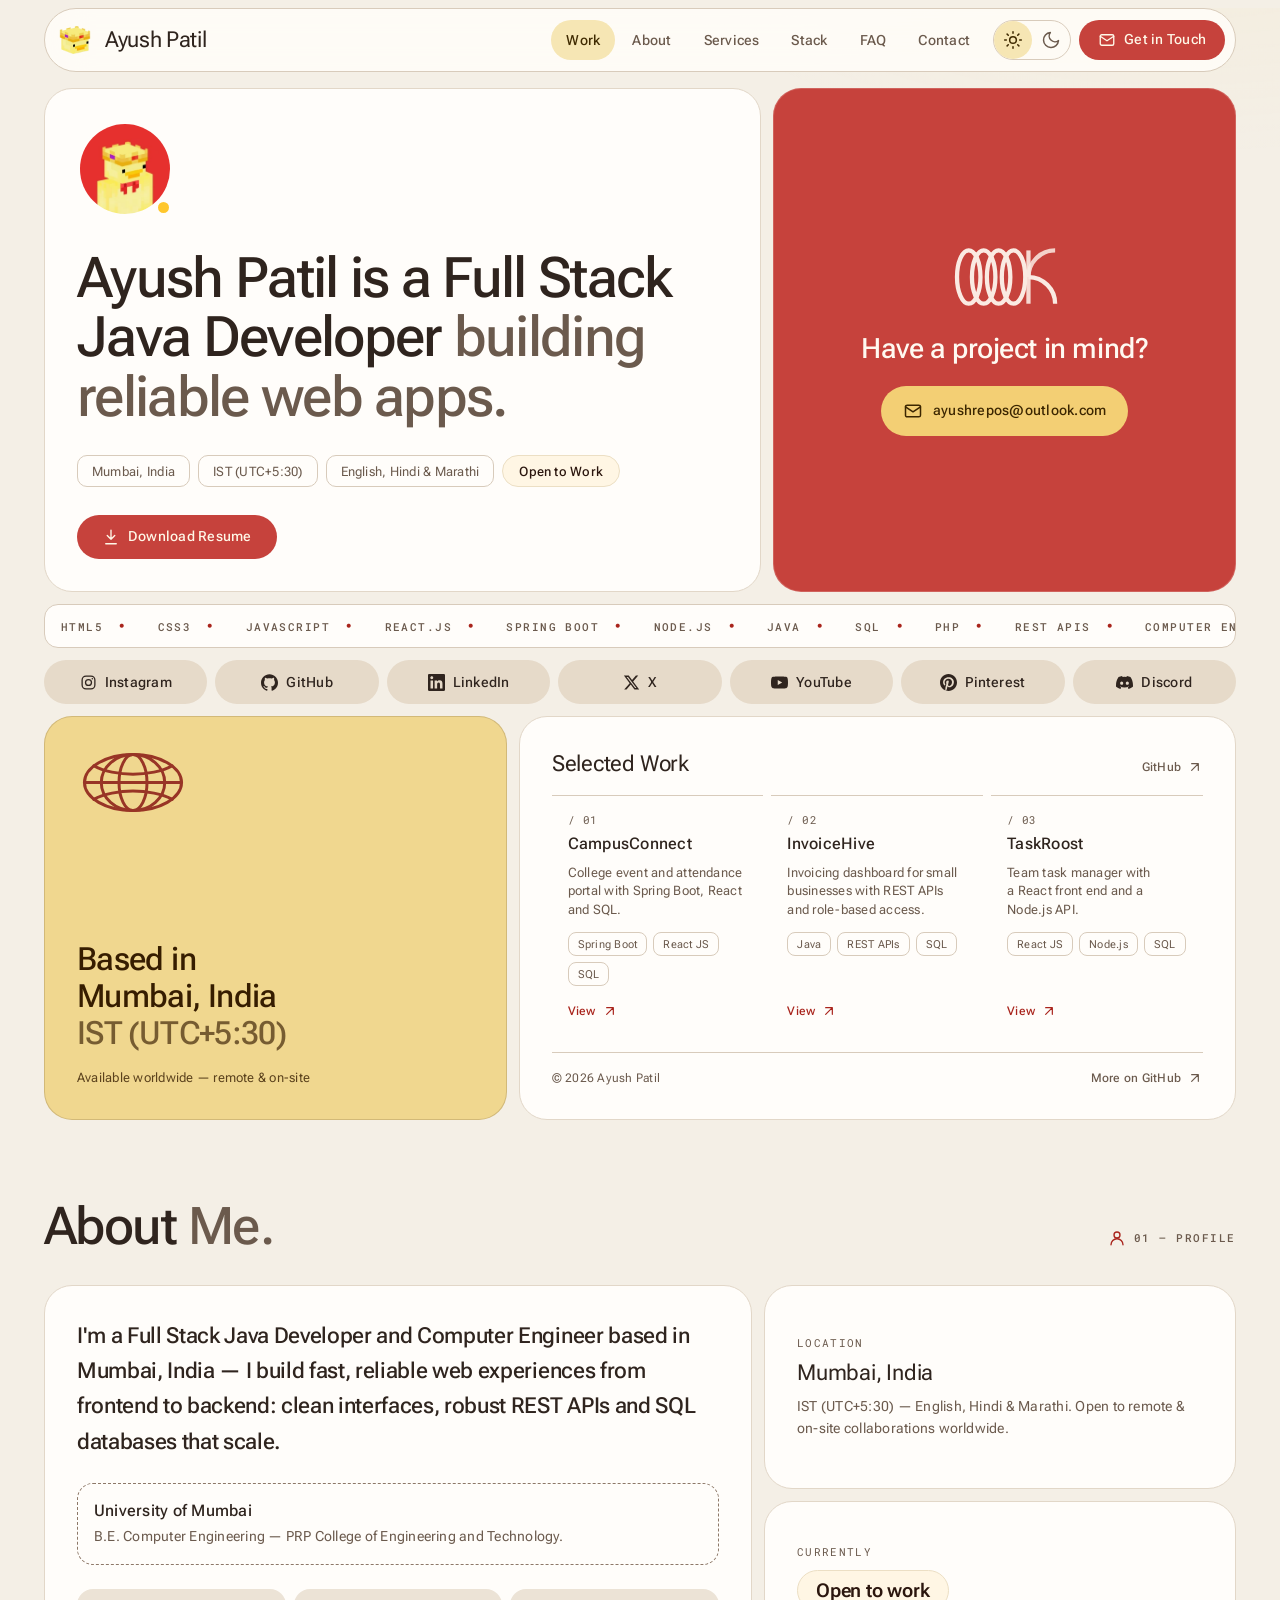
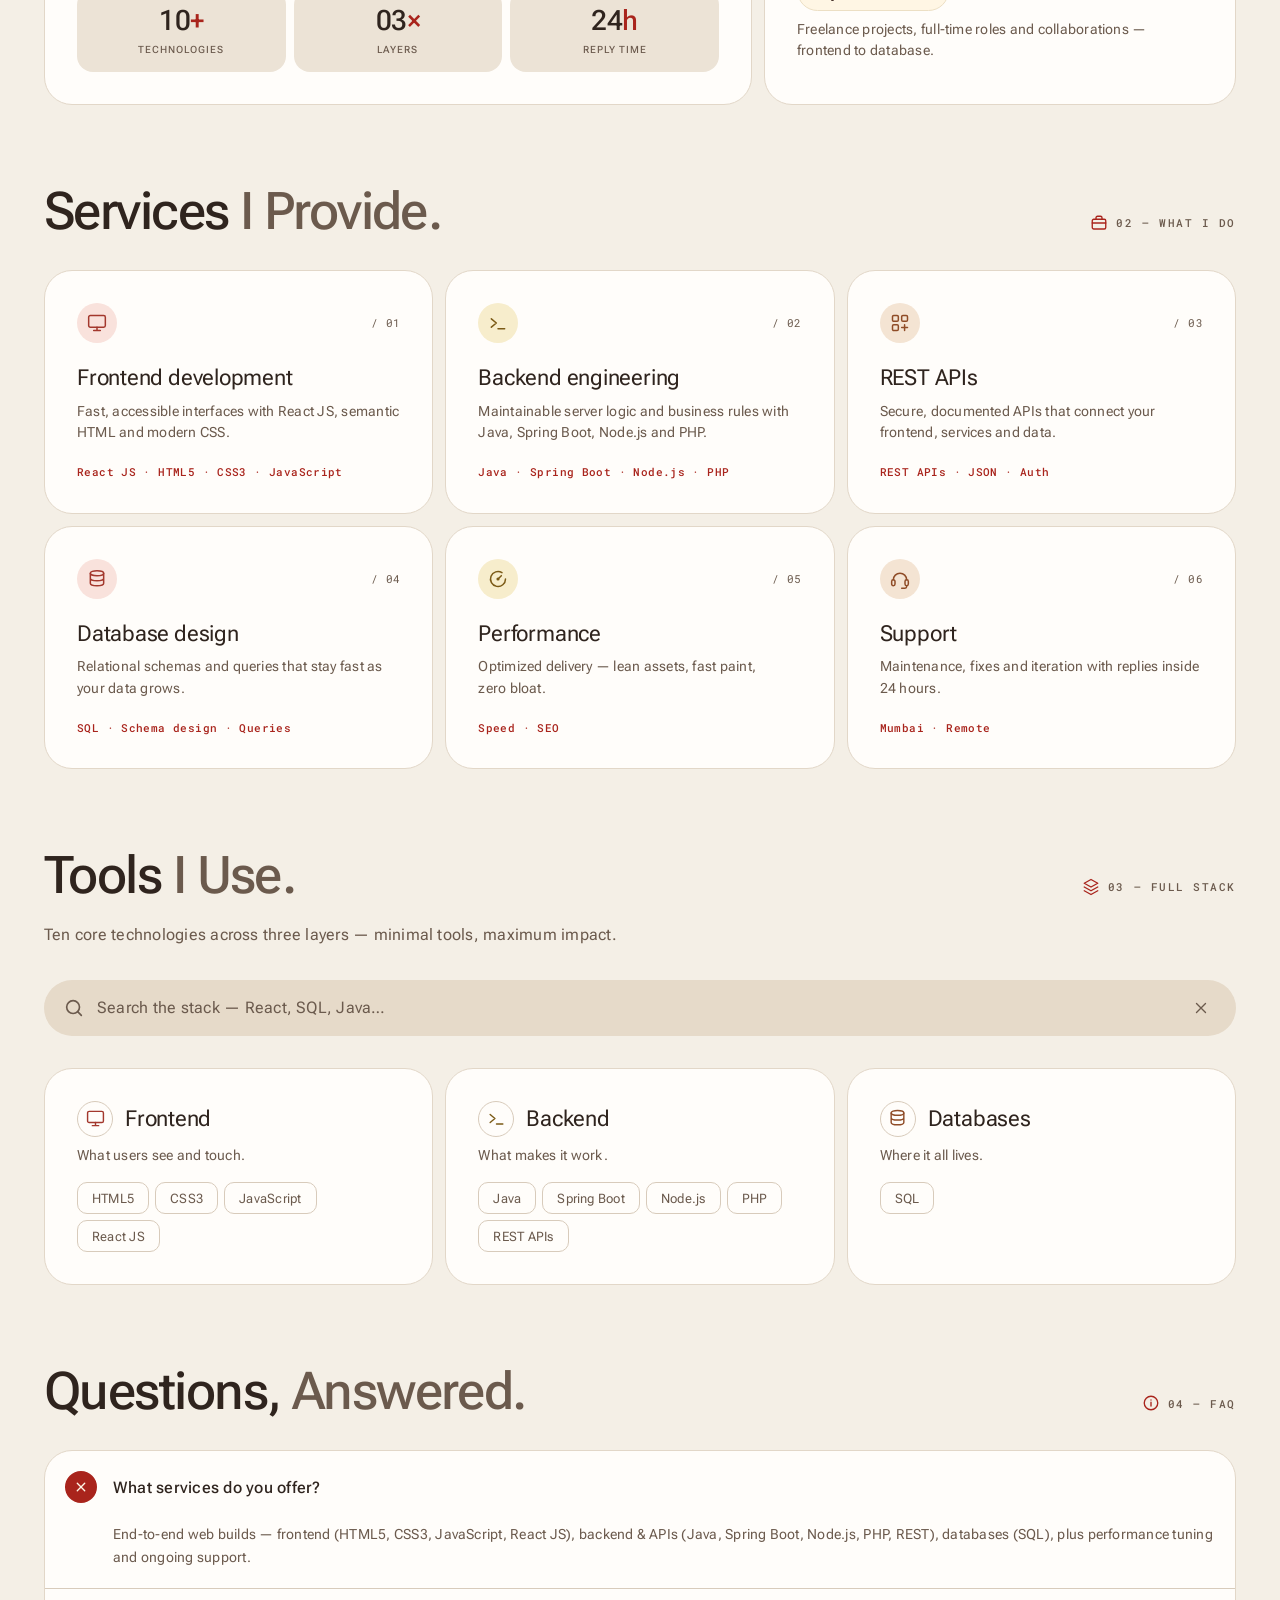
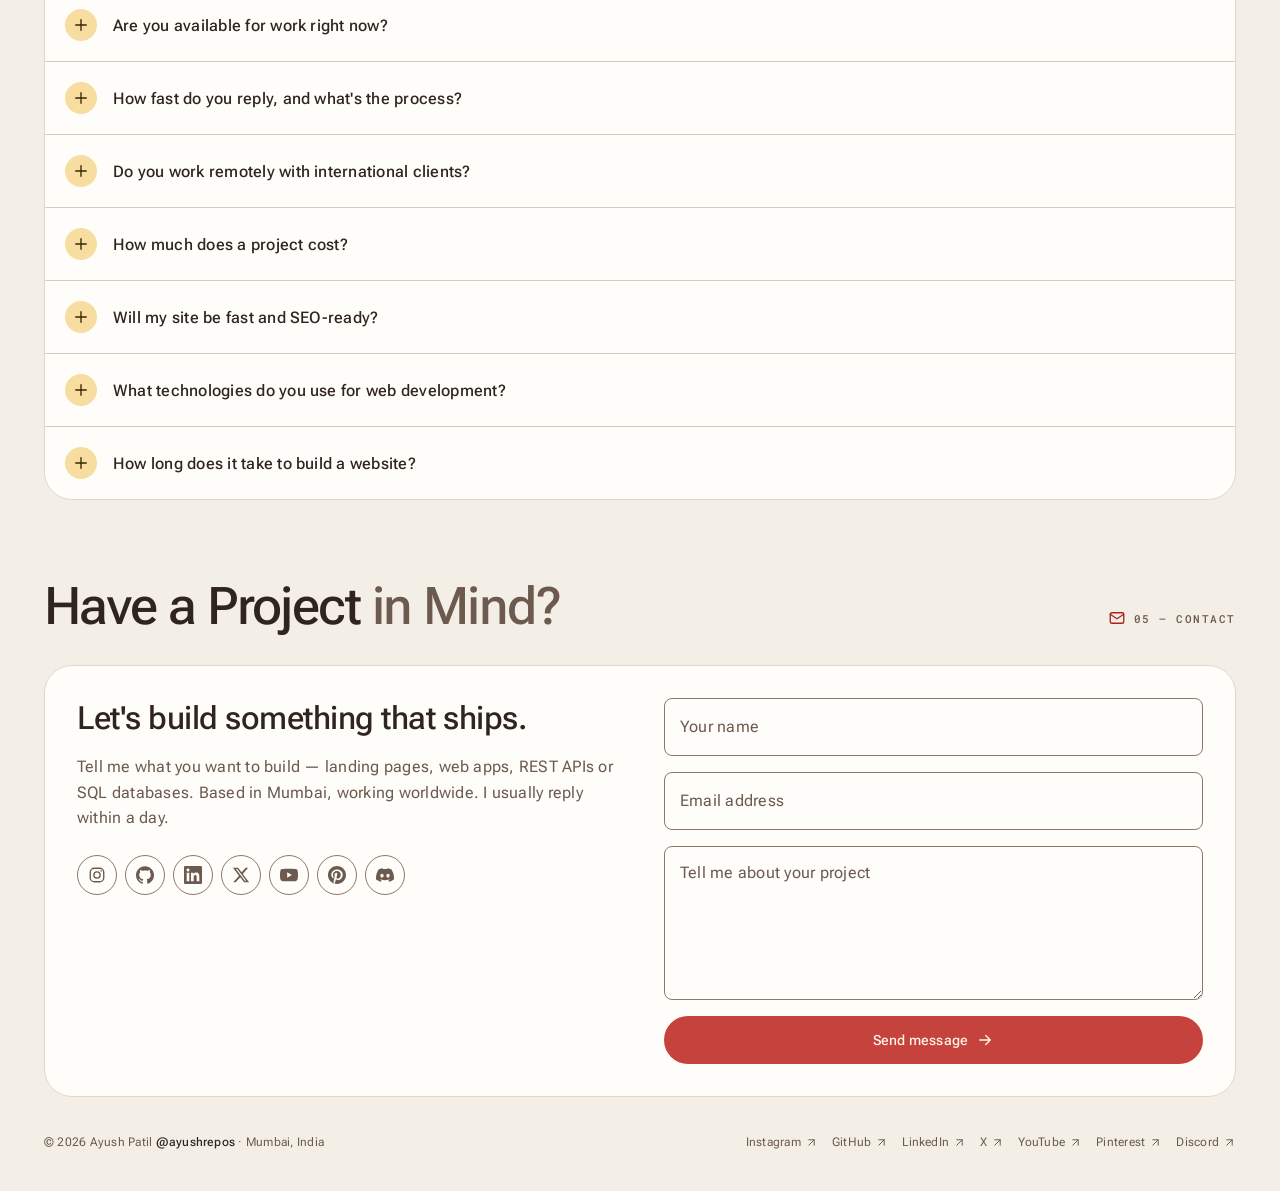
<file: index.html>
<!doctype html>
<html lang="en-IN">
  <head>
    <meta charset="UTF-8" />
    <script>
      (function () {
        try {
          var dark = window.matchMedia("(prefers-color-scheme: dark)").matches;
          document.documentElement.dataset.theme = dark ? "dark" : "light";
        } catch (error) {
          document.documentElement.dataset.theme = "light";
        }
        document.documentElement.classList.add("js");
      })();
    </script>
    <meta name="viewport" content="width=device-width, initial-scale=1.0, viewport-fit=cover" />
    <!-- SEO: Update the canonical URL below if the site is deployed to a different domain. -->
    <link rel="canonical" href="https://ayushrepos.pages.dev/" />
    <link rel="icon" type="image/png" sizes="64x64" href="assets/favicon.png" />
    <link rel="apple-touch-icon" href="assets/apple-touch-icon.png" />
    <link
      rel="preload"
      href="fonts/roboto-flex-latin.woff2"
      as="font"
      type="font/woff2"
      crossorigin
    />
    <link rel="preload" href="assets/logo.webp" as="image" type="image/webp" fetchpriority="high" />
    <meta name="color-scheme" content="light dark" />
    <meta name="theme-color" content="#f4efe6" media="(prefers-color-scheme: light)" />
    <meta name="theme-color" content="#1e1512" media="(prefers-color-scheme: dark)" />
    <meta
      name="description"
      content="Ayush Patil is a Full Stack Java Developer and Computer Engineer in Mumbai. He builds React JS, Spring Boot, REST API and SQL solutions. Open to work."
    />
    <meta
      name="keywords"
      content="Ayush Patil, ayushrepos, Full Stack Java Developer, Java developer Mumbai, React JS developer, Spring Boot developer, REST API developer, SQL developer, Node.js developer, PHP developer, computer engineer, freelance web developer India, portfolio"
    />
    <meta name="author" content="Ayush Patil" />
    <meta name="robots" content="index, follow, max-image-preview:large, max-snippet:-1, max-video-preview:-1" />
    <meta name="googlebot" content="index, follow, max-image-preview:large, max-snippet:-1" />
    <!-- Pinterest domain verification -->
    <meta name="p:domain_verify" content="3517d00abe2862a2a233bbd5d4dbba33" />
    <meta name="application-name" content="Ayush Patil Portfolio" />
    <meta name="apple-mobile-web-app-title" content="Ayush Patil" />
    <meta name="geo.region" content="IN-MH" />
    <meta name="geo.placename" content="Mumbai" />
    <meta name="geo.position" content="19.0760;72.8777" />
    <meta name="ICBM" content="19.0760, 72.8777" />
    <meta property="og:type" content="website" />
    <meta property="og:site_name" content="Ayush Patil — Portfolio" />
    <meta property="og:locale" content="en_IN" />
    <meta property="og:url" content="https://ayushrepos.pages.dev/" />
    <meta property="og:title" content="Ayush Patil — Full Stack Java Developer | Mumbai, India" />
    <meta
      property="og:description"
      content="Full Stack Java Developer and Computer Engineer from Mumbai. React JS, Spring Boot, REST APIs, SQL, Node.js and PHP. Open to freelance and full-time work."
    />
    <meta property="og:image" content="https://ayushrepos.pages.dev/assets/og.png" />
    <meta property="og:image:secure_url" content="https://ayushrepos.pages.dev/assets/og.png" />
    <meta property="og:image:type" content="image/png" />
    <meta property="og:image:width" content="1200" />
    <meta property="og:image:height" content="630" />
    <meta property="og:image:alt" content="Ayush Patil — Full Stack Java Developer" />
    <meta name="twitter:card" content="summary_large_image" />
    <meta name="twitter:site" content="@ayushrepos" />
    <meta name="twitter:creator" content="@ayushrepos" />
    <meta name="twitter:title" content="Ayush Patil — Full Stack Java Developer | Mumbai, India" />
    <meta
      name="twitter:description"
      content="Full Stack Java Developer and Computer Engineer from Mumbai. React JS, Spring Boot, REST APIs, SQL, Node.js and PHP."
    />
    <meta name="twitter:image" content="https://ayushrepos.pages.dev/assets/og.png" />
    <meta name="twitter:image:alt" content="Ayush Patil — Full Stack Java Developer" />
    <title>Ayush Patil — Full Stack Java Developer | Mumbai, India</title>
    <link rel="stylesheet" href="styles.css" />
    <script type="application/ld+json">
      {
        "@context": "https://schema.org",
        "@graph": [
          {
            "@type": "Person",
            "@id": "https://ayushrepos.pages.dev/#person",
            "name": "Ayush Patil",
            "alternateName": "ayushrepos",
            "givenName": "Ayush",
            "familyName": "Patil",
            "url": "https://ayushrepos.pages.dev/",
            "image": "https://ayushrepos.pages.dev/assets/og.png",
            "jobTitle": "Full Stack Java Developer",
            "description": "Full Stack Java Developer and Computer Engineer based in Mumbai, India, building React JS, Spring Boot, REST API and SQL solutions.",
            "email": "ayushrepos@outlook.com",
            "address": {
              "@type": "PostalAddress",
              "addressLocality": "Mumbai",
              "addressRegion": "Maharashtra",
              "addressCountry": "IN"
            },
            "alumniOf": [
              {
                "@type": "CollegeOrUniversity",
                "name": "University of Mumbai"
              },
              {
                "@type": "CollegeOrUniversity",
                "name": "PRP College of Engineering and Technology"
              }
            ],
            "knowsLanguage": ["English", "Hindi", "Marathi"],
            "knowsAbout": [
              "Java",
              "Spring Boot",
              "React JS",
              "REST APIs",
              "SQL",
              "Node.js",
              "PHP",
              "Web Development",
              "Computer Engineering"
            ],
            "hasOccupation": {
              "@type": "Occupation",
              "name": "Full Stack Java Developer",
              "occupationLocation": {
                "@type": "City",
                "name": "Mumbai"
              }
            },
            "sameAs": [
              "https://instagram.com/ayushrepos",
              "https://github.com/ayushrepos",
              "https://linkedin.com/in/ayushrepos",
              "https://x.com/ayushrepos",
              "https://youtube.com/@ayushrepos",
              "https://pinterest.com/ayushrepos"
            ]
          },
          {
            "@type": "WebSite",
            "@id": "https://ayushrepos.pages.dev/#website",
            "url": "https://ayushrepos.pages.dev/",
            "name": "Ayush Patil — Portfolio",
            "description": "Portfolio of Ayush Patil, a Full Stack Java Developer and Computer Engineer in Mumbai.",
            "inLanguage": "en-IN",
            "publisher": { "@id": "https://ayushrepos.pages.dev/#person" }
          },
          {
            "@type": "ProfilePage",
            "@id": "https://ayushrepos.pages.dev/#profile",
            "url": "https://ayushrepos.pages.dev/",
            "name": "Ayush Patil — Full Stack Java Developer",
            "isPartOf": { "@id": "https://ayushrepos.pages.dev/#website" },
            "about": { "@id": "https://ayushrepos.pages.dev/#person" },
            "mainEntity": { "@id": "https://ayushrepos.pages.dev/#person" },
            "inLanguage": "en-IN"
          },
          {
            "@type": "FAQPage",
            "@id": "https://ayushrepos.pages.dev/#faq",
            "mainEntity": [
              {
                "@type": "Question",
                "name": "What services do you offer?",
                "acceptedAnswer": {
                  "@type": "Answer",
                  "text": "End-to-end web builds — frontend (HTML5, CSS3, JavaScript, React JS), backend & APIs (Java, Spring Boot, Node.js, PHP, REST), databases (SQL), plus performance tuning and ongoing support."
                }
              },
              {
                "@type": "Question",
                "name": "Are you available for work right now?",
                "acceptedAnswer": {
                  "@type": "Answer",
                  "text": "Yes — open to freelance projects, full-time roles and collaborations. Based in Mumbai (IST UTC+5:30), working with clients worldwide, remote or on-site."
                }
              },
              {
                "@type": "Question",
                "name": "How fast do you reply, and what's the process?",
                "acceptedAnswer": {
                  "@type": "Answer",
                  "text": "I reply within 24 hours. Share your idea via the contact form — we scope it, agree on a timeline, then I design, build, test and ship with updates at every step."
                }
              },
              {
                "@type": "Question",
                "name": "Do you work remotely with international clients?",
                "acceptedAnswer": {
                  "@type": "Answer",
                  "text": "Absolutely. I work in English, Hindi & Marathi, overlap with EU / US / APAC hours when needed, and keep communication async-friendly with clear milestones."
                }
              },
              {
                "@type": "Question",
                "name": "How much does a project cost?",
                "acceptedAnswer": {
                  "@type": "Answer",
                  "text": "It depends on scope — a landing page vs. a full-stack app with auth and database are very different. Mail your requirements and I'll send a fixed quote with a timeline, no hidden costs."
                }
              },
              {
                "@type": "Question",
                "name": "Will my site be fast and SEO-ready?",
                "acceptedAnswer": {
                  "@type": "Answer",
                  "text": "Yes — speed and SEO are built in: semantic HTML, tiny bundles, fast paint, meta and Open Graph tags."
                }
              },
              {
                "@type": "Question",
                "name": "What technologies do you use for web development?",
                "acceptedAnswer": {
                  "@type": "Answer",
                  "text": "HTML5, CSS3 and JavaScript with React JS on the frontend, Java, Spring Boot, Node.js or PHP REST APIs on the backend, and SQL for data."
                }
              },
              {
                "@type": "Question",
                "name": "How long does it take to build a website?",
                "acceptedAnswer": {
                  "@type": "Answer",
                  "text": "A landing page typically ships in under two weeks, while full-stack web apps with databases take longer depending on features. You get a fixed timeline before we start, with updates at every step."
                }
              }
            ]
          }
        ]
      }
    </script>
  </head>
  <body>
    <a class="skip-link" href="#main">Skip to content</a>

    <div class="site-shell" id="top">
      <header class="site-header" id="site-header">
        <div class="wrap">
          <div class="header-bar">
            <a class="brand" href="#top" aria-label="Ayush Patil — back to top">
              <span class="brand-mark" aria-hidden="true">
                <picture>
                  <source srcset="assets/mark.webp" type="image/webp" />
                  <img src="assets/mark.png" alt="" width="96" height="96" decoding="async" />
                </picture>
              </span>
              <span class="brand-name">Ayush Patil</span>
            </a>

            <nav class="primary-nav" aria-label="Primary">
              <a href="#work" data-nav="work">Work</a>
              <a href="#about" data-nav="about">About</a>
              <a href="#services" data-nav="services">Services</a>
              <a href="#stack" data-nav="stack">Stack</a>
              <a href="#faq" data-nav="faq">FAQ</a>
              <a href="#contact" data-nav="contact">Contact</a>
            </nav>

            <div class="theme-switch" role="group" aria-label="Theme">
              <button type="button" data-theme="light" aria-label="Light mode" aria-pressed="true">
                <svg class="icon" aria-hidden="true"><use href="#i-sun" /></svg>
              </button>
              <button type="button" data-theme="dark" aria-label="Dark mode" aria-pressed="false">
                <svg class="icon" aria-hidden="true"><use href="#i-moon" /></svg>
              </button>
            </div>

            <a class="btn btn-brand header-cta" href="mailto:ayushrepos@outlook.com">
              <svg class="icon" aria-hidden="true"><use href="#i-mail" /></svg>
              <span>Get in Touch</span>
            </a>

            <button
              class="menu-toggle"
              id="menu-toggle"
              type="button"
              aria-label="Open menu"
              aria-expanded="false"
              aria-controls="mobile-menu"
            >
              <svg class="icon menu-icon" aria-hidden="true"><use href="#i-menu" /></svg>
              <svg class="icon close-icon" aria-hidden="true"><use href="#i-close" /></svg>
            </button>
          </div>
        </div>
      </header>

      <main id="main">
        <section class="hero wrap" aria-labelledby="hero-title">
          <div class="hero-grid">
            <div class="panel hero-main reveal">
              <span class="tooltip-wrap">
                <span class="avatar-wrap">
                  <picture>
                    <source srcset="assets/logo.webp" type="image/webp" />
                    <img
                      class="avatar"
                      src="assets/logo.png"
                      alt="Ayush Patil's crowned chicken logo"
                      width="192"
                      height="192"
                      fetchpriority="high"
                      decoding="async"
                    />
                  </picture>
                  <span class="status-dot" aria-hidden="true"></span>
                </span>
                <span class="tooltip" role="tooltip">Open to work</span>
              </span>

              <h1 id="hero-title">
                Ayush Patil is a Full Stack Java Developer
                <span class="muted">building reliable web apps.</span>
              </h1>

              <ul class="tag-list" aria-label="Quick facts">
                <li>Mumbai, India</li>
                <li>IST (UTC+5:30)</li>
                <li>English, Hindi &amp; Marathi</li>
                <li class="tag-available">Open to Work</li>
              </ul>

              <div class="hero-actions">
                <a class="btn btn-brand hero-resume" href="assets/Ayush-Patil-Resume.pdf" download>
                  <svg class="icon" aria-hidden="true"><use href="#i-download" /></svg>
                  Download Resume
                </a>
              </div>
            </div>

            <div class="panel hero-cta reveal" style="--delay: 80ms">
              <svg class="loop-mark" viewBox="0 0 120 62" fill="none" stroke="currentColor" stroke-width="4" aria-hidden="true">
                <ellipse cx="26" cy="31" rx="11" ry="25" />
                <ellipse cx="40" cy="31" rx="11" ry="25" />
                <ellipse cx="54" cy="31" rx="11" ry="25" />
                <ellipse cx="68" cy="31" rx="11" ry="25" />
                <path d="M82 31a25 25 0 0 1 25 25" />
                <path d="M82 31a25 25 0 0 1 25-25" opacity=".85" />
                <path d="M82 6v50" opacity=".9" />
              </svg>
              <h2>Have a project in mind?</h2>
              <a class="hero-mail" href="mailto:ayushrepos@outlook.com">
                <svg class="icon" aria-hidden="true"><use href="#i-mail" /></svg>
                <span>ayushrepos@outlook.com</span>
              </a>
            </div>
          </div>

          <div class="marquee reveal" style="--delay: 140ms" aria-hidden="true">
            <div class="marquee-track">
              <div class="marquee-group">
                <span class="marquee-item"><span>HTML5</span><span class="marquee-dot">•</span></span>
                <span class="marquee-item"><span>CSS3</span><span class="marquee-dot">•</span></span>
                <span class="marquee-item"><span>JAVASCRIPT</span><span class="marquee-dot">•</span></span>
                <span class="marquee-item"><span>REACT.JS</span><span class="marquee-dot">•</span></span>
                <span class="marquee-item"><span>SPRING BOOT</span><span class="marquee-dot">•</span></span>
                <span class="marquee-item"><span>NODE.JS</span><span class="marquee-dot">•</span></span>
                <span class="marquee-item"><span>JAVA</span><span class="marquee-dot">•</span></span>
                <span class="marquee-item"><span>SQL</span><span class="marquee-dot">•</span></span>
                <span class="marquee-item"><span>PHP</span><span class="marquee-dot">•</span></span>
                <span class="marquee-item"><span>REST APIS</span><span class="marquee-dot">•</span></span>
                <span class="marquee-item"><span>COMPUTER ENGINEER</span><span class="marquee-dot">•</span></span>
                <span class="marquee-item"><span>MUMBAI, INDIA</span><span class="marquee-dot">•</span></span>
              </div>
              <div class="marquee-group">
                <span class="marquee-item"><span>HTML5</span><span class="marquee-dot">•</span></span>
                <span class="marquee-item"><span>CSS3</span><span class="marquee-dot">•</span></span>
                <span class="marquee-item"><span>JAVASCRIPT</span><span class="marquee-dot">•</span></span>
                <span class="marquee-item"><span>REACT.JS</span><span class="marquee-dot">•</span></span>
                <span class="marquee-item"><span>SPRING BOOT</span><span class="marquee-dot">•</span></span>
                <span class="marquee-item"><span>NODE.JS</span><span class="marquee-dot">•</span></span>
                <span class="marquee-item"><span>JAVA</span><span class="marquee-dot">•</span></span>
                <span class="marquee-item"><span>SQL</span><span class="marquee-dot">•</span></span>
                <span class="marquee-item"><span>PHP</span><span class="marquee-dot">•</span></span>
                <span class="marquee-item"><span>REST APIS</span><span class="marquee-dot">•</span></span>
                <span class="marquee-item"><span>COMPUTER ENGINEER</span><span class="marquee-dot">•</span></span>
                <span class="marquee-item"><span>MUMBAI, INDIA</span><span class="marquee-dot">•</span></span>
              </div>
            </div>
          </div>

          <ul class="social-grid reveal" style="--delay: 180ms" aria-label="Social links">
            <li>
              <a href="https://instagram.com/ayushrepos" target="_blank" rel="noopener noreferrer">
                <svg class="icon" aria-hidden="true"><use href="#i-instagram" /></svg>Instagram
              </a>
            </li>
            <li>
              <a href="https://github.com/ayushrepos" target="_blank" rel="noopener noreferrer">
                <svg class="icon icon-solid" aria-hidden="true"><use href="#i-github" /></svg>GitHub
              </a>
            </li>
            <li>
              <a href="https://linkedin.com/in/ayushrepos" target="_blank" rel="noopener noreferrer">
                <svg class="icon icon-solid" aria-hidden="true"><use href="#i-linkedin" /></svg>LinkedIn
              </a>
            </li>
            <li>
              <a href="https://x.com/ayushrepos" target="_blank" rel="noopener noreferrer">
                <svg class="icon icon-solid" aria-hidden="true"><use href="#i-x" /></svg>X
              </a>
            </li>
            <li>
              <a href="https://youtube.com/@ayushrepos" target="_blank" rel="noopener noreferrer">
                <svg class="icon icon-solid" aria-hidden="true"><use href="#i-youtube" /></svg>YouTube
              </a>
            </li>
            <li>
              <a href="https://pinterest.com/ayushrepos" target="_blank" rel="noopener noreferrer">
                <svg class="icon icon-solid" aria-hidden="true"><use href="#i-pinterest" /></svg>Pinterest
              </a>
            </li>
            <li>
              <button class="social-copy" type="button" data-copy="ayushrepos" aria-label="Copy Discord username ayushrepos" title="Copy Discord username ayushrepos">
                <svg class="icon icon-solid" aria-hidden="true"><use href="#i-discord" /></svg>Discord
              </button>
            </li>
          </ul>

          <div class="work-grid" id="work">
            <div class="panel location-card reveal">
              <svg class="globe-mark" viewBox="0 0 120 72" fill="none" stroke="currentColor" stroke-width="3.2" aria-hidden="true">
                <ellipse cx="60" cy="36" rx="52" ry="30" />
                <ellipse cx="60" cy="36" rx="34" ry="30" />
                <ellipse cx="60" cy="36" rx="15" ry="30" />
                <line x1="8" y1="36" x2="112" y2="36" />
                <path d="M18 18c10 6 28 9 42 9s32-3 42-9" />
                <path d="M18 54c10-6 28-9 42-9s32 3 42 9" />
              </svg>
              <div class="location-copy">
                <p>
                  Based in<br />
                  Mumbai, India<br />
                  <span>IST (UTC+5:30)</span>
                </p>
                <p class="location-note">Available worldwide — remote &amp; on-site</p>
              </div>
            </div>

            <div class="panel work-card reveal" style="--delay: 80ms">
              <div class="work-head">
                <h2>Selected Work</h2>
                <a href="https://github.com/ayushrepos" target="_blank" rel="noopener noreferrer">
                  GitHub
                  <svg class="icon" aria-hidden="true"><use href="#i-arrow-out" /></svg>
                </a>
              </div>

              <ul class="project-list">
                <li>
                  <button
                    class="project-card"
                    type="button"
                    data-project="campusconnect"
                    aria-haspopup="dialog"
                  >
                    <span class="project-number">/ 01</span>
                    <b>CampusConnect</b>
                    <p>College event and attendance portal with Spring Boot, React and SQL.</p>
                    <span class="tag-row"><span class="tag tag-sm">Spring Boot</span><span class="tag tag-sm">React JS</span><span class="tag tag-sm">SQL</span></span>
                    <span class="project-view">View <svg class="icon" aria-hidden="true"><use href="#i-arrow-out" /></svg></span>
                  </button>
                </li>
                <li>
                  <button
                    class="project-card"
                    type="button"
                    data-project="invoicehive"
                    aria-haspopup="dialog"
                  >
                    <span class="project-number">/ 02</span>
                    <b>InvoiceHive</b>
                    <p>Invoicing dashboard for small businesses with REST APIs and role-based access.</p>
                    <span class="tag-row"><span class="tag tag-sm">Java</span><span class="tag tag-sm">REST APIs</span><span class="tag tag-sm">SQL</span></span>
                    <span class="project-view">View <svg class="icon" aria-hidden="true"><use href="#i-arrow-out" /></svg></span>
                  </button>
                </li>
                <li>
                  <button
                    class="project-card"
                    type="button"
                    data-project="taskroost"
                    aria-haspopup="dialog"
                  >
                    <span class="project-number">/ 03</span>
                    <b>TaskRoost</b>
                    <p>Team task manager with a React front end and a Node.js API.</p>
                    <span class="tag-row"><span class="tag tag-sm">React JS</span><span class="tag tag-sm">Node.js</span><span class="tag tag-sm">SQL</span></span>
                    <span class="project-view">View <svg class="icon" aria-hidden="true"><use href="#i-arrow-out" /></svg></span>
                  </button>
                </li>
              </ul>

              <div class="work-foot">
                <span>© <span class="year">2026</span> Ayush Patil</span>
                <a href="https://github.com/ayushrepos" target="_blank" rel="noopener noreferrer">
                  More on GitHub
                  <svg class="icon" aria-hidden="true"><use href="#i-arrow-out" /></svg>
                </a>
              </div>
            </div>
          </div>
        </section>

        <section class="section" id="about" aria-labelledby="about-title">
          <div class="wrap">
            <div class="section-head reveal">
              <div class="section-title-row">
                <h2 id="about-title">About <span class="muted">Me.</span></h2>
                <p class="eyebrow">
                  <svg class="icon" aria-hidden="true"><use href="#i-user" /></svg>
                  01 — Profile
                </p>
              </div>
            </div>

            <div class="about-grid">
              <div class="panel about-main reveal">
                <p class="about-statement">
                  I'm a Full Stack Java Developer and Computer Engineer based in Mumbai, India — I build fast,
                  reliable web experiences from frontend to backend: clean interfaces,
                  robust REST APIs and SQL databases that scale.
                </p>
                <div class="degree-box">
                  <b>University of Mumbai</b>
                  <span>B.E. Computer Engineering — PRP College of Engineering and Technology.</span>
                </div>
                <div class="stats-grid">
                  <div class="stat">
                    <b>10<em>+</em></b>
                    <span>Technologies</span>
                  </div>
                  <div class="stat">
                    <b>03<em>×</em></b>
                    <span>Layers</span>
                  </div>
                  <div class="stat">
                    <b>24<em>h</em></b>
                    <span>Reply Time</span>
                  </div>
                </div>
              </div>

              <div class="about-side">
                <div class="panel about-card reveal" style="--delay: 60ms">
                  <small>Location</small>
                  <b>Mumbai, India</b>
                  <p>IST (UTC+5:30) — English, Hindi &amp; Marathi. Open to remote &amp; on-site collaborations worldwide.</p>
                </div>
                <div class="panel about-card reveal" style="--delay: 120ms">
                  <small>Currently</small>
                  <b class="available-text">Open to work</b>
                  <p>Freelance projects, full-time roles and collaborations — frontend to database.</p>
                </div>
              </div>
            </div>
          </div>
        </section>

        <section class="section" id="services" aria-labelledby="services-title">
          <div class="wrap">
            <div class="section-head reveal">
              <div class="section-title-row">
                <h2 id="services-title">Services <span class="muted">I Provide.</span></h2>
                <p class="eyebrow">
                  <svg class="icon" aria-hidden="true"><use href="#i-briefcase" /></svg>
                  02 — What I Do
                </p>
              </div>
            </div>

            <div class="services-grid">
              <article class="panel service-card reveal">
                <div class="service-top">
                  <span class="icon-bubble tone-red"><svg class="icon" aria-hidden="true"><use href="#i-monitor" /></svg></span>
                  <span class="project-number">/ 01</span>
                </div>
                <h3>Frontend development</h3>
                <p>Fast, accessible interfaces with React JS, semantic HTML and modern CSS.</p>
                <p class="service-tags">React JS · HTML5 · CSS3 · JavaScript</p>
              </article>

              <article class="panel service-card reveal" style="--delay: 40ms">
                <div class="service-top">
                  <span class="icon-bubble tone-yellow"><svg class="icon" aria-hidden="true"><use href="#i-terminal" /></svg></span>
                  <span class="project-number">/ 02</span>
                </div>
                <h3>Backend engineering</h3>
                <p>Maintainable server logic and business rules with Java, Spring Boot, Node.js and PHP.</p>
                <p class="service-tags">Java · Spring Boot · Node.js · PHP</p>
              </article>

              <article class="panel service-card reveal" style="--delay: 80ms">
                <div class="service-top">
                  <span class="icon-bubble tone-amber"><svg class="icon" aria-hidden="true"><use href="#i-component" /></svg></span>
                  <span class="project-number">/ 03</span>
                </div>
                <h3>REST APIs</h3>
                <p>Secure, documented APIs that connect your frontend, services and data.</p>
                <p class="service-tags">REST APIs · JSON · Auth</p>
              </article>

              <article class="panel service-card reveal">
                <div class="service-top">
                  <span class="icon-bubble tone-red"><svg class="icon" aria-hidden="true"><use href="#i-database" /></svg></span>
                  <span class="project-number">/ 04</span>
                </div>
                <h3>Database design</h3>
                <p>Relational schemas and queries that stay fast as your data grows.</p>
                <p class="service-tags">SQL · Schema design · Queries</p>
              </article>

              <article class="panel service-card reveal" style="--delay: 40ms">
                <div class="service-top">
                  <span class="icon-bubble tone-yellow"><svg class="icon" aria-hidden="true"><use href="#i-gauge" /></svg></span>
                  <span class="project-number">/ 05</span>
                </div>
                <h3>Performance</h3>
                <p>Optimized delivery — lean assets, fast paint, zero bloat.</p>
                <p class="service-tags">Speed · SEO</p>
              </article>

              <article class="panel service-card reveal" style="--delay: 80ms">
                <div class="service-top">
                  <span class="icon-bubble tone-amber"><svg class="icon" aria-hidden="true"><use href="#i-headset" /></svg></span>
                  <span class="project-number">/ 06</span>
                </div>
                <h3>Support</h3>
                <p>Maintenance, fixes and iteration with replies inside 24 hours.</p>
                <p class="service-tags">Mumbai · Remote</p>
              </article>
            </div>
          </div>
        </section>

        <section class="section" id="stack" aria-labelledby="stack-title">
          <div class="wrap">
            <div class="section-head reveal">
              <div class="section-title-row">
                <h2 id="stack-title">Tools <span class="muted">I Use.</span></h2>
                <p class="eyebrow">
                  <svg class="icon" aria-hidden="true"><use href="#i-layers" /></svg>
                  03 — Full Stack
                </p>
              </div>
              <p class="section-description">Ten core technologies across three layers — minimal tools, maximum impact.</p>
            </div>

            <div class="stack-search reveal">
              <svg class="icon" aria-hidden="true"><use href="#i-search" /></svg>
              <label class="visually-hidden" for="stack-search">Search technologies</label>
              <input
                id="stack-search"
                type="text"
                placeholder="Search the stack — React, SQL, Java…"
                autocomplete="off"
              />
              <button class="search-clear" id="search-clear" type="button" aria-label="Clear search" hidden>
                <svg class="icon" aria-hidden="true"><use href="#i-close" /></svg>
              </button>
            </div>

            <div class="stack-grid" id="stack-grid">
              <div class="panel stack-card reveal">
                <div class="stack-head">
                  <span class="icon-bubble tone-red"><svg class="icon" aria-hidden="true"><use href="#i-monitor" /></svg></span>
                  <h3>Frontend</h3>
                </div>
                <p>What users see and touch.</p>
                <ul class="tag-row stack-tags">
                  <li class="tag">HTML5</li>
                  <li class="tag">CSS3</li>
                  <li class="tag">JavaScript</li>
                  <li class="tag">React JS</li>
                </ul>
              </div>

              <div class="panel stack-card reveal" style="--delay: 50ms">
                <div class="stack-head">
                  <span class="icon-bubble tone-yellow"><svg class="icon" aria-hidden="true"><use href="#i-terminal" /></svg></span>
                  <h3>Backend</h3>
                </div>
                <p>What makes it work.</p>
                <ul class="tag-row stack-tags">
                  <li class="tag">Java</li>
                  <li class="tag">Spring Boot</li>
                  <li class="tag">Node.js</li>
                  <li class="tag">PHP</li>
                  <li class="tag">REST APIs</li>
                </ul>
              </div>

              <div class="panel stack-card reveal" style="--delay: 100ms">
                <div class="stack-head">
                  <span class="icon-bubble tone-amber"><svg class="icon" aria-hidden="true"><use href="#i-database" /></svg></span>
                  <h3>Databases</h3>
                </div>
                <p>Where it all lives.</p>
                <ul class="tag-row stack-tags">
                  <li class="tag">SQL</li>
                </ul>
              </div>
            </div>

            <p class="stack-empty" id="stack-empty" hidden>
              No technologies match “<span></span>”. Try “React”, “SQL”, or “Java”.
            </p>
          </div>
        </section>

        <section class="section" id="faq" aria-labelledby="faq-title">
          <div class="wrap">
            <div class="section-head reveal">
              <div class="section-title-row">
                <h2 id="faq-title">Questions, <span class="muted">Answered.</span></h2>
                <p class="eyebrow">
                  <svg class="icon" aria-hidden="true"><use href="#i-info" /></svg>
                  04 — FAQ
                </p>
              </div>
            </div>

            <div class="panel faq-list reveal">
              <div class="faq-item is-open">
                <h3>
                  <button type="button" class="faq-trigger" aria-expanded="true" aria-controls="faq-panel-0">
                    <span class="faq-plus"><svg class="icon" aria-hidden="true"><use href="#i-plus" /></svg></span>
                    <span>What services do you offer?</span>
                  </button>
                </h3>
                <div class="faq-panel" id="faq-panel-0">
                  <div class="faq-panel-inner">
                    <p>End-to-end web builds — frontend (HTML5, CSS3, JavaScript, React JS), backend &amp; APIs (Java, Spring Boot, Node.js, PHP, REST), databases (SQL), plus performance tuning and ongoing support.</p>
                  </div>
                </div>
              </div>

              <div class="faq-item">
                <h3>
                  <button type="button" class="faq-trigger" aria-expanded="false" aria-controls="faq-panel-1">
                    <span class="faq-plus"><svg class="icon" aria-hidden="true"><use href="#i-plus" /></svg></span>
                    <span>Are you available for work right now?</span>
                  </button>
                </h3>
                <div class="faq-panel" id="faq-panel-1">
                  <div class="faq-panel-inner">
                    <p>Yes — open to freelance projects, full-time roles and collaborations. Based in Mumbai (IST UTC+5:30), working with clients worldwide, remote or on-site.</p>
                  </div>
                </div>
              </div>

              <div class="faq-item">
                <h3>
                  <button type="button" class="faq-trigger" aria-expanded="false" aria-controls="faq-panel-2">
                    <span class="faq-plus"><svg class="icon" aria-hidden="true"><use href="#i-plus" /></svg></span>
                    <span>How fast do you reply, and what's the process?</span>
                  </button>
                </h3>
                <div class="faq-panel" id="faq-panel-2">
                  <div class="faq-panel-inner">
                    <p>I reply within 24 hours. Share your idea via the contact form — we scope it, agree on a timeline, then I design, build, test and ship with updates at every step.</p>
                  </div>
                </div>
              </div>

              <div class="faq-item">
                <h3>
                  <button type="button" class="faq-trigger" aria-expanded="false" aria-controls="faq-panel-3">
                    <span class="faq-plus"><svg class="icon" aria-hidden="true"><use href="#i-plus" /></svg></span>
                    <span>Do you work remotely with international clients?</span>
                  </button>
                </h3>
                <div class="faq-panel" id="faq-panel-3">
                  <div class="faq-panel-inner">
                    <p>Absolutely. I work in English, Hindi &amp; Marathi, overlap with EU / US / APAC hours when needed, and keep communication async-friendly with clear milestones.</p>
                  </div>
                </div>
              </div>

              <div class="faq-item">
                <h3>
                  <button type="button" class="faq-trigger" aria-expanded="false" aria-controls="faq-panel-4">
                    <span class="faq-plus"><svg class="icon" aria-hidden="true"><use href="#i-plus" /></svg></span>
                    <span>How much does a project cost?</span>
                  </button>
                </h3>
                <div class="faq-panel" id="faq-panel-4">
                  <div class="faq-panel-inner">
                    <p>It depends on scope — a landing page vs. a full-stack app with auth and database are very different. Mail your requirements and I'll send a fixed quote with a timeline, no hidden costs.</p>
                  </div>
                </div>
              </div>

              <div class="faq-item">
                <h3>
                  <button type="button" class="faq-trigger" aria-expanded="false" aria-controls="faq-panel-5">
                    <span class="faq-plus"><svg class="icon" aria-hidden="true"><use href="#i-plus" /></svg></span>
                    <span>Will my site be fast and SEO-ready?</span>
                  </button>
                </h3>
                <div class="faq-panel" id="faq-panel-5">
                  <div class="faq-panel-inner">
                    <p>Yes — speed and SEO are built in: semantic HTML, tiny bundles, fast paint, meta and Open Graph tags.</p>
                  </div>
                </div>
              </div>

              <div class="faq-item">
                <h3>
                  <button type="button" class="faq-trigger" aria-expanded="false" aria-controls="faq-panel-6">
                    <span class="faq-plus"><svg class="icon" aria-hidden="true"><use href="#i-plus" /></svg></span>
                    <span>What technologies do you use for web development?</span>
                  </button>
                </h3>
                <div class="faq-panel" id="faq-panel-6">
                  <div class="faq-panel-inner">
                    <p>HTML5, CSS3 and JavaScript with React JS on the frontend, Java, Spring Boot, Node.js or PHP REST APIs on the backend, and SQL for data.</p>
                  </div>
                </div>
              </div>

              <div class="faq-item">
                <h3>
                  <button type="button" class="faq-trigger" aria-expanded="false" aria-controls="faq-panel-7">
                    <span class="faq-plus"><svg class="icon" aria-hidden="true"><use href="#i-plus" /></svg></span>
                    <span>How long does it take to build a website?</span>
                  </button>
                </h3>
                <div class="faq-panel" id="faq-panel-7">
                  <div class="faq-panel-inner">
                    <p>A landing page typically ships in under two weeks, while full-stack web apps with databases take longer depending on features. You get a fixed timeline before we start, with updates at every step.</p>
                  </div>
                </div>
              </div>
            </div>
          </div>
        </section>

        <section class="section section-contact" id="contact" aria-labelledby="contact-title">
          <div class="wrap">
            <div class="section-head reveal">
              <div class="section-title-row">
                <h2 id="contact-title">Have a Project <span class="muted">in Mind?</span></h2>
                <p class="eyebrow">
                  <svg class="icon" aria-hidden="true"><use href="#i-mail" /></svg>
                  05 — Contact
                </p>
              </div>
            </div>

            <div class="panel contact-card reveal">
              <div class="contact-copy">
                <h3>Let's build something that ships.</h3>
                <p>
                  Tell me what you want to build — landing pages, web apps, REST APIs or
                  SQL databases. Based in Mumbai, working worldwide. I usually reply within
                  a day.
                </p>
                <ul class="social-rings" aria-label="Social links">
                  <li>
                    <span class="tooltip-wrap">
                      <a href="https://instagram.com/ayushrepos" target="_blank" rel="noopener noreferrer" aria-label="Instagram">
                        <svg class="icon" aria-hidden="true"><use href="#i-instagram" /></svg>
                      </a>
                      <span class="tooltip tooltip-top" role="tooltip">Instagram</span>
                    </span>
                  </li>
                  <li>
                    <span class="tooltip-wrap">
                      <a href="https://github.com/ayushrepos" target="_blank" rel="noopener noreferrer" aria-label="GitHub">
                        <svg class="icon icon-solid" aria-hidden="true"><use href="#i-github" /></svg>
                      </a>
                      <span class="tooltip tooltip-top" role="tooltip">GitHub</span>
                    </span>
                  </li>
                  <li>
                    <span class="tooltip-wrap">
                      <a href="https://linkedin.com/in/ayushrepos" target="_blank" rel="noopener noreferrer" aria-label="LinkedIn">
                        <svg class="icon icon-solid" aria-hidden="true"><use href="#i-linkedin" /></svg>
                      </a>
                      <span class="tooltip tooltip-top" role="tooltip">LinkedIn</span>
                    </span>
                  </li>
                  <li>
                    <span class="tooltip-wrap">
                      <a href="https://x.com/ayushrepos" target="_blank" rel="noopener noreferrer" aria-label="X">
                        <svg class="icon icon-solid" aria-hidden="true"><use href="#i-x" /></svg>
                      </a>
                      <span class="tooltip tooltip-top" role="tooltip">X</span>
                    </span>
                  </li>
                  <li>
                    <span class="tooltip-wrap">
                      <a href="https://youtube.com/@ayushrepos" target="_blank" rel="noopener noreferrer" aria-label="YouTube">
                        <svg class="icon icon-solid" aria-hidden="true"><use href="#i-youtube" /></svg>
                      </a>
                      <span class="tooltip tooltip-top" role="tooltip">YouTube</span>
                    </span>
                  </li>
                  <li>
                    <span class="tooltip-wrap">
                      <a href="https://pinterest.com/ayushrepos" target="_blank" rel="noopener noreferrer" aria-label="Pinterest">
                        <svg class="icon icon-solid" aria-hidden="true"><use href="#i-pinterest" /></svg>
                      </a>
                      <span class="tooltip tooltip-top" role="tooltip">Pinterest</span>
                    </span>
                  </li>
                  <li>
                    <span class="tooltip-wrap">
                      <button type="button" data-copy="ayushrepos" aria-label="Copy Discord username ayushrepos">
                        <svg class="icon icon-solid" aria-hidden="true"><use href="#i-discord" /></svg>
                      </button>
                      <span class="tooltip tooltip-top" role="tooltip">Discord — copy ayushrepos</span>
                    </span>
                  </li>
                </ul>
              </div>

              <form class="contact-form" id="contact-form">
                <div class="field">
                  <input id="contact-name" name="name" type="text" placeholder=" " required autocomplete="name" />
                  <label for="contact-name">Your name</label>
                </div>
                <div class="field">
                  <input id="contact-email" name="email" type="email" placeholder=" " required autocomplete="email" />
                  <label for="contact-email">Email address</label>
                </div>
                <div class="field">
                  <textarea id="contact-message" name="message" rows="5" placeholder=" " required></textarea>
                  <label for="contact-message">Tell me about your project</label>
                </div>
                <button class="btn btn-brand contact-submit" type="submit">
                  Send message
                  <svg class="icon" aria-hidden="true"><use href="#i-arrow-right" /></svg>
                </button>
              </form>
            </div>
          </div>
        </section>
      </main>

      <footer class="site-footer">
        <div class="wrap footer-inner">
          <p>
            © <span class="year">2026</span> Ayush Patil <b>@ayushrepos</b> · Mumbai, India
          </p>
          <nav class="footer-links" aria-label="Footer">
            <a href="https://instagram.com/ayushrepos" target="_blank" rel="noopener noreferrer">Instagram <svg class="icon" aria-hidden="true"><use href="#i-arrow-out" /></svg></a>
            <a href="https://github.com/ayushrepos" target="_blank" rel="noopener noreferrer">GitHub <svg class="icon" aria-hidden="true"><use href="#i-arrow-out" /></svg></a>
            <a href="https://linkedin.com/in/ayushrepos" target="_blank" rel="noopener noreferrer">LinkedIn <svg class="icon" aria-hidden="true"><use href="#i-arrow-out" /></svg></a>
            <a href="https://x.com/ayushrepos" target="_blank" rel="noopener noreferrer">X <svg class="icon" aria-hidden="true"><use href="#i-arrow-out" /></svg></a>
            <a href="https://youtube.com/@ayushrepos" target="_blank" rel="noopener noreferrer">YouTube <svg class="icon" aria-hidden="true"><use href="#i-arrow-out" /></svg></a>
            <a href="https://pinterest.com/ayushrepos" target="_blank" rel="noopener noreferrer">Pinterest <svg class="icon" aria-hidden="true"><use href="#i-arrow-out" /></svg></a>
            <button type="button" data-copy="ayushrepos" aria-label="Copy Discord username ayushrepos">Discord <svg class="icon" aria-hidden="true"><use href="#i-arrow-out" /></svg></button>
          </nav>
        </div>
      </footer>

      <button class="back-to-top" id="back-to-top" type="button" aria-label="Back to top">
        <svg viewBox="0 0 56 56" aria-hidden="true">
          <circle cx="28" cy="28" r="26" class="progress-track" />
          <circle cx="28" cy="28" r="26" class="progress-value" id="progress-circle" />
        </svg>
        <svg class="icon" aria-hidden="true"><use href="#i-north" /></svg>
      </button>
    </div>

    <div class="mobile-menu" id="mobile-menu" aria-hidden="true">
      <button class="mobile-scrim" type="button" aria-label="Close menu" tabindex="-1"></button>
      <div class="mobile-sheet" role="dialog" aria-modal="true" aria-label="Menu">
        <div class="sheet-handle" aria-hidden="true"></div>
        <nav class="mobile-nav" aria-label="Mobile">
          <a href="#work" data-mobile-nav="work"><svg class="icon" aria-hidden="true"><use href="#i-code-blocks" /></svg>Work</a>
          <a href="#about" data-mobile-nav="about"><svg class="icon" aria-hidden="true"><use href="#i-user" /></svg>About</a>
          <a href="#services" data-mobile-nav="services"><svg class="icon" aria-hidden="true"><use href="#i-briefcase" /></svg>Services</a>
          <a href="#stack" data-mobile-nav="stack"><svg class="icon" aria-hidden="true"><use href="#i-layers" /></svg>Stack</a>
          <a href="#faq" data-mobile-nav="faq"><svg class="icon" aria-hidden="true"><use href="#i-info" /></svg>FAQ</a>
          <a href="#contact" data-mobile-nav="contact"><svg class="icon" aria-hidden="true"><use href="#i-mail" /></svg>Contact</a>
        </nav>
        <div class="sheet-cta">
          <a class="btn btn-tonal" href="mailto:ayushrepos@outlook.com">
            <svg class="icon" aria-hidden="true"><use href="#i-mail" /></svg>
            Get in Touch
          </a>
        </div>
      </div>
    </div>

    <dialog class="project-dialog" id="project-dialog" aria-labelledby="project-dialog-title">
      <div class="dialog-inner">
        <span class="icon-bubble tone-red dialog-icon"><svg class="icon" aria-hidden="true"><use href="#i-code-blocks" /></svg></span>
        <h2 id="project-dialog-title">Project</h2>
        <p class="dialog-description" id="project-dialog-description"></p>
        <div class="tag-row" id="project-dialog-tags"></div>
        <div class="dialog-actions">
          <button class="btn btn-ghost" type="button" data-close-dialog>Close</button>
          <a class="btn btn-brand" id="project-dialog-link" href="#" target="_blank" rel="noopener noreferrer">
            View GitHub profile
            <svg class="icon" aria-hidden="true"><use href="#i-arrow-out" /></svg>
          </a>
        </div>
      </div>
    </dialog>

    <div class="toast" id="toast" role="status" aria-live="polite">
      <p id="toast-message"></p>
      <button type="button" id="toast-dismiss">Dismiss</button>
    </div>

    <svg class="svg-sprite" aria-hidden="true" focusable="false">
      <symbol id="i-sun" viewBox="0 0 24 24">
        <circle cx="12" cy="12" r="4" />
        <path d="M12 2v2M12 20v2M4.93 4.93l1.42 1.42M17.65 17.65l1.42 1.42M2 12h2M20 12h2M4.93 19.07l1.42-1.42M17.65 6.35l1.42-1.42" />
      </symbol>
      <symbol id="i-moon" viewBox="0 0 24 24">
        <path d="M21 12.79A9 9 0 1 1 11.21 3 7 7 0 0 0 21 12.79Z" />
      </symbol>
      <symbol id="i-menu" viewBox="0 0 24 24"><path d="M4 7h16M4 12h16M4 17h16" /></symbol>
      <symbol id="i-close" viewBox="0 0 24 24"><path d="m6 6 12 12M18 6 6 18" /></symbol>
      <symbol id="i-mail" viewBox="0 0 24 24">
        <rect x="3" y="5" width="18" height="14" rx="2" />
        <path d="m3 7 9 6 9-6" />
      </symbol>
      <symbol id="i-arrow-out" viewBox="0 0 24 24"><path d="M7 17 17 7M7 7h10v10" /></symbol>
      <symbol id="i-arrow-right" viewBox="0 0 24 24"><path d="M5 12h14M13 6l6 6-6 6" /></symbol>
      <symbol id="i-download" viewBox="0 0 24 24"><path d="M12 3v12M7 10l5 5 5-5M5 21h14" /></symbol>
      <symbol id="i-north" viewBox="0 0 24 24"><path d="M12 19V5M5 12l7-7 7 7" /></symbol>
      <symbol id="i-user" viewBox="0 0 24 24">
        <circle cx="12" cy="8" r="4" />
        <path d="M4 21a8 8 0 0 1 16 0" />
      </symbol>
      <symbol id="i-briefcase" viewBox="0 0 24 24">
        <rect x="3" y="7" width="18" height="13" rx="2" />
        <path d="M8 7V5a2 2 0 0 1 2-2h4a2 2 0 0 1 2 2v2M3 12h18" />
      </symbol>
      <symbol id="i-layers" viewBox="0 0 24 24">
        <path d="m12 2 9 5-9 5-9-5 9-5Z" />
        <path d="m3 12 9 5 9-5M3 17l9 5 9-5" />
      </symbol>
      <symbol id="i-info" viewBox="0 0 24 24">
        <circle cx="12" cy="12" r="9" />
        <path d="M12 11v5M12 8h.01" />
      </symbol>
      <symbol id="i-search" viewBox="0 0 24 24">
        <circle cx="11" cy="11" r="7" />
        <path d="m20 20-4-4" />
      </symbol>
      <symbol id="i-monitor" viewBox="0 0 24 24">
        <rect x="2" y="3" width="20" height="14" rx="2" />
        <path d="M8 21h8M12 17v4" />
      </symbol>
      <symbol id="i-component" viewBox="0 0 24 24">
        <rect x="3" y="3" width="7" height="7" rx="1.5" />
        <rect x="14" y="3" width="7" height="7" rx="1.5" />
        <rect x="3" y="14" width="7" height="7" rx="1.5" />
        <path d="M14 17.5h7M17.5 14v7" />
      </symbol>
      <symbol id="i-terminal" viewBox="0 0 24 24"><path d="m4 17 6-5-6-5M12 19h8" /></symbol>
      <symbol id="i-database" viewBox="0 0 24 24">
        <ellipse cx="12" cy="5" rx="8" ry="3" />
        <path d="M4 5v6c0 1.66 3.58 3 8 3s8-1.34 8-3V5M4 11v6c0 1.66 3.58 3 8 3s8-1.34 8-3v-6" />
      </symbol>
      <symbol id="i-gauge" viewBox="0 0 24 24">
        <path d="M21 12a9 9 0 1 1-4.2-7.6" />
        <path d="m12 12 4-4" />
        <circle cx="12" cy="12" r="1" />
      </symbol>
      <symbol id="i-headset" viewBox="0 0 24 24">
        <path d="M4 13a8 8 0 0 1 16 0" />
        <rect x="2" y="13" width="4" height="7" rx="2" />
        <rect x="18" y="13" width="4" height="7" rx="2" />
        <path d="M20 20v1a2 2 0 0 1-2 2h-4" />
      </symbol>
      <symbol id="i-file" viewBox="0 0 24 24">
        <path d="M14 2H6a2 2 0 0 0-2 2v16a2 2 0 0 0 2 2h12a2 2 0 0 0 2-2V8Z" />
        <path d="M14 2v6h6M8 13h8M8 17h8M8 9h2" />
      </symbol>
      <symbol id="i-code-blocks" viewBox="0 0 24 24">
        <path d="M10 3H5a2 2 0 0 0-2 2v5M14 3h5a2 2 0 0 1 2 2v5M3 14v5a2 2 0 0 0 2 2h5M21 14v5a2 2 0 0 1-2 2h-5" />
      </symbol>
      <symbol id="i-plus" viewBox="0 0 24 24"><path d="M12 5v14M5 12h14" /></symbol>
      <symbol id="i-instagram" viewBox="0 0 24 24">
        <rect x="3" y="3" width="18" height="18" rx="5.5" />
        <circle cx="12" cy="12" r="4.2" />
        <circle cx="17.4" cy="6.6" r="1.1" fill="currentColor" stroke="none" />
      </symbol>
      <symbol id="i-github" viewBox="0 0 24 24">
        <path fill="currentColor" stroke="none" d="M12 .297c-6.63 0-12 5.373-12 12 0 5.303 3.438 9.8 8.205 11.385.6.113.82-.258.82-.577 0-.285-.01-1.04-.015-2.04-3.338.724-4.042-1.61-4.042-1.61C4.422 18.07 3.633 17.7 3.633 17.7c-1.087-.744.084-.729.084-.729 1.205.084 1.838 1.236 1.838 1.236 1.07 1.835 2.809 1.305 3.495.998.108-.776.417-1.305.76-1.605-2.665-.3-5.466-1.332-5.466-5.93 0-1.31.465-2.38 1.235-3.22-.135-.303-.54-1.523.105-3.176 0 0 1.005-.322 3.3 1.23.96-.267 1.98-.399 3-.405 1.02.006 2.04.138 3 .405 2.28-1.552 3.285-1.23 3.285-1.23.645 1.653.24 2.873.12 3.176.765.84 1.23 1.91 1.23 3.22 0 4.61-2.805 5.625-5.475 5.92.42.36.81 1.096.81 2.22 0 1.606-.015 2.896-.015 3.286 0 .315.21.69.825.57C20.565 22.092 24 17.592 24 12.297c0-6.627-5.373-12-12-12" />
      </symbol>
      <symbol id="i-linkedin" viewBox="0 0 24 24">
        <path fill="currentColor" stroke="none" d="M20.447 20.452h-3.554v-5.569c0-1.328-.027-3.037-1.852-3.037-1.853 0-2.136 1.445-2.136 2.939v5.667H9.351V9h3.414v1.561h.046c.477-.9 1.637-1.85 3.37-1.85 3.601 0 4.267 2.37 4.267 5.455v6.286zM5.337 7.433c-1.144 0-2.063-.926-2.063-2.065 0-1.138.92-2.063 2.063-2.063 1.14 0 2.064.925 2.064 2.063 0 1.139-.925 2.065-2.064 2.065zm1.782 13.019H3.555V9h3.564v11.452zM22.225 0H1.771C.792 0 0 .774 0 1.729v20.542C0 23.227.792 24 1.771 24h20.451C23.2 24 24 23.227 24 22.271V1.729C24 .774 23.2 0 22.225 0z" />
      </symbol>
      <symbol id="i-x" viewBox="0 0 24 24">
        <path fill="currentColor" stroke="none" d="M18.244 2.25h3.308l-7.227 8.26 8.502 11.24H16.17l-5.214-6.817L4.99 21.75H1.68l7.73-8.835L1.254 2.25H8.08l4.713 6.231Zm-1.161 17.52h1.833L7.084 4.126H5.117Z" />
      </symbol>
      <symbol id="i-youtube" viewBox="0 0 24 24">
        <path fill="currentColor" stroke="none" d="M23.498 6.186a3.016 3.016 0 0 0-2.122-2.136C19.505 3.545 12 3.545 12 3.545s-7.505 0-9.377.505A3.017 3.017 0 0 0 .502 6.186C0 8.07 0 12 0 12s0 3.93.502 5.814a3.016 3.016 0 0 0 2.122 2.136c1.871.505 9.376.505 9.376.505s7.505 0 9.377-.505a3.015 3.015 0 0 0 2.122-2.136C24 15.93 24 12 24 12s0-3.93-.502-5.814zM9.545 15.568V8.432L15.818 12l-6.273 3.568z" />
      </symbol>
      <symbol id="i-pinterest" viewBox="0 0 24 24">
        <path fill="currentColor" stroke="none" d="M12 0C5.373 0 0 5.372 0 12c0 5.084 3.163 9.426 7.627 11.174-.105-.949-.2-2.405.042-3.441.218-.937 1.407-5.965 1.407-5.965s-.359-.719-.359-1.782c0-1.668.967-2.914 2.171-2.914 1.023 0 1.518.769 1.518 1.69 0 1.03-.655 2.569-.994 3.995-.283 1.194.599 2.169 1.777 2.169 2.133 0 3.772-2.249 3.772-5.495 0-2.873-2.064-4.882-5.012-4.882-3.414 0-5.418 2.561-5.418 5.207 0 1.031.397 2.137.893 2.738a.36.36 0 0 1 .083.345c-.091.379-.293 1.194-.333 1.361-.052.219-.173.266-.4.16-1.492-.694-2.424-2.875-2.424-4.627 0-3.769 2.737-7.229 7.892-7.229 4.144 0 7.365 2.953 7.365 6.899 0 4.117-2.595 7.431-6.199 7.431-1.211 0-2.348-.63-2.738-1.373 0 0-.599 2.282-.744 2.84-.269 1.038-.998 2.337-1.487 3.13C9.227 23.876 10.584 24 12 24c6.627 0 12-5.373 12-12S18.627 0 12 0z" />
      </symbol>
      <symbol id="i-discord" viewBox="0 0 24 24">
        <path fill="currentColor" stroke="none" d="M20.317 4.37a19.79 19.79 0 0 0-4.885-1.515.074.074 0 0 0-.079.037c-.21.375-.444.865-.608 1.25a18.27 18.27 0 0 0-5.487 0 12.64 12.64 0 0 0-.617-1.25.077.077 0 0 0-.079-.037A19.736 19.736 0 0 0 3.677 4.37a.07.07 0 0 0-.032.027C.533 9.046-.32 13.58.099 18.058a.082.082 0 0 0 .031.056 19.9 19.9 0 0 0 5.993 3.03.078.078 0 0 0 .084-.028c.462-.63.874-1.295 1.226-1.994a.076.076 0 0 0-.041-.106 13.107 13.107 0 0 1-1.872-.892.077.077 0 0 1-.008-.128c.126-.094.252-.192.372-.291a.074.074 0 0 1 .077-.011c3.928 1.793 8.18 1.793 12.062 0a.074.074 0 0 1 .078.01c.12.099.246.198.373.292a.077.077 0 0 1-.006.128 12.3 12.3 0 0 1-1.873.891.077.077 0 0 0-.041.107c.36.698.772 1.363 1.225 1.993a.076.076 0 0 0 .084.028 19.84 19.84 0 0 0 6.002-3.03.077.077 0 0 0 .032-.055c.5-5.177-.838-9.674-3.549-13.66a.061.061 0 0 0-.031-.028zM8.02 15.331c-1.183 0-2.157-1.085-2.157-2.419 0-1.333.956-2.419 2.157-2.419 1.211 0 2.176 1.096 2.157 2.419 0 1.334-.956 2.419-2.157 2.419zm7.975 0c-1.183 0-2.157-1.085-2.157-2.419 0-1.333.955-2.419 2.157-2.419 1.211 0 2.176 1.096 2.157 2.419 0 1.334-.946 2.419-2.157 2.419z" />
      </symbol>
    </svg>

    <script src="script.js" defer></script>
  </body>
</html>
</file>
<file: styles.css>
@font-face {
  font-family: "Roboto Flex";
  font-style: normal;
  font-display: swap;
  font-weight: 100 1000;
  src: url("fonts/roboto-flex-latin.woff2") format("woff2");
}

@font-face {
  font-family: "Roboto Mono";
  font-style: normal;
  font-display: swap;
  font-weight: 100 700;
  src: url("fonts/roboto-mono-latin.woff2") format("woff2");
}

:root {
  --font-sans: "Roboto Flex", "Roboto", ui-sans-serif, system-ui, sans-serif;
  --font-mono: "Roboto Mono", ui-monospace, "SFMono-Regular", Menlo, monospace;
  --brand-red: #c6423c;
  --brand-red-dark: #a9312c;
  --brand-yellow: #ffc72c;
  --panel-radius: 28px;
  --ease: cubic-bezier(0.05, 0.7, 0.1, 1);

  --surface: #f4efe6;
  --surface-low: #fffdfa;
  --surface-container: #ece3d6;
  --surface-high: #e6dac9;
  --surface-highest: #dcccb6;
  --on-surface: #2f241e;
  --on-surface-variant: #6b5a4d;
  --outline: #8d7868;
  --outline-variant: #d8cbbb;
  --panel-border: #e2d7c8;
  --primary: #a9241c;
  --on-primary: #fff8e8;
  --primary-container: #f9ddd6;
  --on-primary-container: #490b04;
  --secondary-container: #f6e6b4;
  --on-secondary-container: #3f2a00;
  --tertiary-container: #f8dda0;
  --on-tertiary-container: #3c2400;
  --inverse-surface: #2b160e;
  --inverse-on-surface: #fff3dc;
  --inverse-primary: #ffb4a5;

  --header-bg: rgba(255, 253, 249, 0.88);
  --header-bg-solid: rgba(255, 252, 246, 0.98);
  --hero-cta-bg: #c6423c;
  --hero-cta-fg: #fff9f1;
  --hero-cta-btn-bg: #f3cf74;
  --hero-cta-btn-fg: #3b2600;
  --location-bg: #f0d78f;
  --location-fg: #361d00;
  --location-muted: rgba(54, 29, 0, 0.66);
  --location-icon: #8f241b;
  --icon-red-bg: #f9e2dc;
  --icon-red-fg: #a3382d;
  --icon-yellow-bg: #f7edcc;
  --icon-yellow-fg: #7b5a16;
  --icon-amber-bg: #f4e4d3;
  --icon-amber-fg: #8f4c27;
  --toast-bg: #2f241e;
  --toast-fg: #fff6ea;
  --toast-action: #f3cf74;
  --avail-bg: #fff6e4;
  --avail-fg: #2b160e;
  --avail-border: #ecdfc4;
  --backtop-bg: #f0cf6d;
  --backtop-fg: #2f241e;
  --progress: #a9241c;
}

html[data-theme="dark"] {
  color-scheme: dark;
  --surface: #1e1512;
  --surface-low: #291d18;
  --surface-container: #34241d;
  --surface-high: #3f2c23;
  --surface-highest: #4d372b;
  --on-surface: #f0e4d6;
  --on-surface-variant: #c9b29e;
  --outline: #8e7160;
  --outline-variant: #4d362b;
  --panel-border: #3a2921;
  --primary: #f0a08d;
  --on-primary: #4a0f07;
  --primary-container: #6a241b;
  --on-primary-container: #ffd9d1;
  --secondary-container: #44330c;
  --on-secondary-container: #f7dfa0;
  --tertiary-container: #51380c;
  --on-tertiary-container: #f5dda2;
  --inverse-surface: #f0e4d6;
  --inverse-on-surface: #291d18;
  --inverse-primary: #a9382e;
  --brand-red: #b8453f;
  --brand-red-dark: #a23833;

  --header-bg: rgba(30, 21, 18, 0.82);
  --header-bg-solid: rgba(35, 24, 20, 0.97);
  --hero-cta-bg: #e5c36d;
  --hero-cta-fg: #2a1c0a;
  --hero-cta-btn-bg: #b9423a;
  --hero-cta-btn-fg: #fff4e8;
  --location-bg: #6e2b24;
  --location-fg: #f7e9d9;
  --location-muted: rgba(247, 233, 217, 0.68);
  --location-icon: #e6c36d;
  --icon-red-bg: #48261f;
  --icon-red-fg: #f3a392;
  --icon-yellow-bg: #40320f;
  --icon-yellow-fg: #e9cd7c;
  --icon-amber-bg: #452d18;
  --icon-amber-fg: #e8b98b;
  --toast-bg: #34241d;
  --toast-fg: #f4e8da;
  --toast-action: #e7c675;
  --avail-bg: #fff3dc;
  --avail-fg: #2b160e;
  --avail-border: #e2d3b6;
  --backtop-bg: #e2c06b;
  --backtop-fg: #2a1d12;
  --progress: #c15c52;
}

*,
*::before,
*::after {
  box-sizing: border-box;
  margin: 0;
  padding: 0;
}

html {
  scroll-behavior: smooth;
  scroll-padding-top: 96px;
  -webkit-text-size-adjust: 100%;
}

html[data-theme="light"] {
  color-scheme: light;
}

body {
  min-width: 320px;
  background: var(--surface);
  color: var(--on-surface);
  font-family: var(--font-sans);
  font-size: 1rem;
  line-height: 1.5;
  letter-spacing: 0.015em;
  font-weight: 400;
  -webkit-font-smoothing: antialiased;
  -moz-osx-font-smoothing: grayscale;
  text-rendering: optimizeLegibility;
  font-synthesis: none;
}

body.menu-open,
body.dialog-open {
  overflow: hidden;
}

::selection {
  background: var(--brand-red);
  color: #fff8e8;
}

a {
  color: inherit;
  text-decoration: none;
}

button,
input,
textarea {
  border: 0;
  background: none;
  color: inherit;
  font: inherit;
  letter-spacing: inherit;
}

button {
  cursor: pointer;
}

img,
svg {
  display: block;
}

img {
  max-width: 100%;
  height: auto;
}

ul,
ol {
  list-style: none;
}

h1,
h2,
h3,
p {
  overflow-wrap: break-word;
}

:focus-visible {
  outline: 2px solid var(--primary);
  outline-offset: 3px;
}

.svg-sprite {
  position: absolute;
  width: 0;
  height: 0;
  overflow: hidden;
}

.visually-hidden {
  position: absolute !important;
  width: 1px !important;
  height: 1px !important;
  padding: 0 !important;
  margin: -1px !important;
  overflow: hidden !important;
  clip: rect(0, 0, 0, 0) !important;
  white-space: nowrap !important;
  border: 0 !important;
}

.skip-link {
  position: fixed;
  top: 12px;
  left: 12px;
  z-index: 100;
  padding: 10px 16px;
  border-radius: 8px;
  background: var(--inverse-surface);
  color: var(--inverse-on-surface);
  font-size: 0.875rem;
  transform: translateY(-160%);
  transition: transform 0.2s var(--ease);
}

.skip-link:focus {
  transform: translateY(0);
}

.icon {
  width: 18px;
  height: 18px;
  flex-shrink: 0;
  fill: none;
  stroke: currentColor;
  stroke-width: 1.8;
  stroke-linecap: round;
  stroke-linejoin: round;
  display: inline-block;
  vertical-align: middle;
}

.icon [fill="currentColor"] {
  fill: currentColor;
  stroke: none;
}

.icon-solid {
  fill: currentColor;
  stroke: none;
}

.site-shell {
  min-height: 100svh;
  overflow-x: clip;
  background:
    radial-gradient(900px 480px at 92% -4%, rgba(245, 201, 74, 0.08), transparent 68%),
    var(--surface);
  transition: background-color 0.3s ease, color 0.3s ease;
}

.wrap {
  width: 100%;
  max-width: 1480px;
  margin-inline: auto;
  padding-inline: 16px;
}

/* Header */
.site-header {
  position: sticky;
  top: 8px;
  z-index: 40;
  margin-top: 8px;
}

.header-bar {
  height: 64px;
  display: flex;
  align-items: center;
  gap: 8px;
  padding: 0 10px 0 12px;
  border: 1px solid var(--outline-variant);
  border-radius: 999px;
  background: var(--header-bg);
  -webkit-backdrop-filter: blur(22px) saturate(1.4);
  backdrop-filter: blur(22px) saturate(1.4);
  transition: background-color 0.3s ease, border-color 0.3s ease;
}

.site-header.is-scrolled .header-bar {
  background: var(--header-bg-solid);
  border-color: var(--outline-variant);
}

.brand {
  display: flex;
  align-items: center;
  gap: 12px;
  margin-right: auto;
  min-width: 0;
}

.brand-mark {
  display: grid;
  place-items: center;
  width: 36px;
  height: 36px;
  flex-shrink: 0;
  padding: 2px;
  overflow: hidden;
  border-radius: 10px;
  background: transparent;
}

.brand-mark img {
  width: 100%;
  height: 100%;
  object-fit: contain;
}

.brand-mark picture,
.avatar-wrap picture {
  display: contents;
}

.brand-name {
  font-size: 1.375rem;
  line-height: 1.25;
  letter-spacing: -0.015em;
  white-space: nowrap;
}

.primary-nav {
  display: none;
  align-items: center;
  gap: 2px;
}

.primary-nav a {
  display: inline-flex;
  align-items: center;
  height: 40px;
  padding: 0 15px;
  border-radius: 999px;
  color: var(--on-surface-variant);
  font-size: 0.875rem;
  font-weight: 500;
  white-space: nowrap;
  transition: background-color 0.2s ease, color 0.2s ease;
}

.primary-nav a:hover {
  color: var(--on-surface);
}

.primary-nav a[aria-current="true"] {
  background: var(--secondary-container);
  color: var(--on-secondary-container);
}

.theme-switch {
  display: flex;
  align-items: center;
  height: 40px;
  flex-shrink: 0;
  border: 1px solid var(--outline-variant);
  border-radius: 999px;
}

.theme-switch button {
  display: grid;
  place-items: center;
  width: 38px;
  height: 38px;
  border-radius: 999px;
  color: var(--on-surface-variant);
  transition: background-color 0.2s ease, color 0.2s ease;
}

.theme-switch button:hover {
  color: var(--on-surface);
}

.theme-switch button[aria-pressed="true"] {
  background: var(--secondary-container);
  color: var(--on-secondary-container);
}

.theme-switch .icon {
  width: 20px;
  height: 20px;
}

.btn {
  display: inline-flex;
  align-items: center;
  justify-content: center;
  gap: 8px;
  height: 40px;
  padding: 0 22px;
  border: 1px solid transparent;
  border-radius: 999px;
  font-size: 0.875rem;
  font-weight: 500;
  line-height: 1.25;
  white-space: nowrap;
  transition:
    background-color 0.2s ease,
    color 0.2s ease,
    border-color 0.2s ease,
    transform 0.2s var(--ease);
}

.btn-brand {
  background: var(--brand-red);
  color: #fff8e8;
}

.btn-brand:hover {
  background: var(--brand-red-dark);
  transform: translateY(-1px);
}

.btn-tonal {
  width: 100%;
  background: var(--secondary-container);
  color: var(--on-secondary-container);
}

.btn-tonal:hover {
  filter: brightness(0.97);
}

.btn-ghost {
  border-color: var(--outline-variant);
  color: var(--primary);
}

.btn-ghost:hover {
  background: var(--surface-container);
}

.header-cta {
  display: none;
  height: 40px;
  flex-shrink: 0;
  padding-inline: 18px;
}

.menu-toggle {
  display: grid;
  place-items: center;
  width: 40px;
  height: 40px;
  flex-shrink: 0;
  border-radius: 999px;
  color: var(--on-surface-variant);
  transition: background-color 0.2s ease, color 0.2s ease;
}

.menu-toggle:hover {
  background: var(--surface-container);
  color: var(--on-surface);
}

.menu-toggle .close-icon {
  display: none;
}

.menu-toggle[aria-expanded="true"] .menu-icon {
  display: none;
}

.menu-toggle[aria-expanded="true"] .close-icon {
  display: block;
}

/* Shared */
.panel {
  background: var(--surface-low);
  border: 1px solid var(--panel-border);
  border-radius: var(--panel-radius);
}

.tooltip-wrap {
  position: relative;
  display: inline-flex;
}

.tooltip {
  position: absolute;
  top: calc(100% + 8px);
  left: 50%;
  z-index: 10;
  padding: 6px 10px;
  border-radius: 6px;
  background: var(--inverse-surface);
  color: var(--inverse-on-surface);
  font-size: 0.75rem;
  line-height: 1;
  white-space: nowrap;
  opacity: 0;
  pointer-events: none;
  transform: translate(-50%, 4px);
  transition: opacity 0.15s ease, transform 0.15s ease;
}

.tooltip-top {
  top: auto;
  bottom: calc(100% + 8px);
  transform: translate(-50%, -4px);
}

.tooltip-wrap:hover .tooltip,
.tooltip-wrap:has(:focus-visible) .tooltip {
  opacity: 1;
  transform: translate(-50%, 0);
}

.tag-list {
  display: flex;
  flex-wrap: wrap;
  gap: 8px;
}

.tag-list li {
  display: inline-flex;
  align-items: center;
  gap: 7px;
  height: 32px;
  padding: 0 14px;
  border: 1px solid var(--outline-variant);
  border-radius: 10px;
  color: var(--on-surface-variant);
  font-size: 0.8125rem;
  line-height: 1;
  white-space: nowrap;
}

/* Availability badge — milky cream pill */
.tag-available,
.about-card .available-text {
  display: inline-flex;
  align-items: center;
  width: fit-content;
  border: 1px solid var(--avail-border);
  border-radius: 999px;
  background: var(--avail-bg);
  color: var(--avail-fg);
}

.tag-list .tag-available {
  height: 32px;
  padding: 0 16px;
  border: 1px solid var(--avail-border);
  border-radius: 999px;
  color: var(--avail-fg);
  font-weight: 500;
}

.tag-row {
  display: flex;
  flex-wrap: wrap;
  gap: 6px;
}

.tag {
  display: inline-flex;
  align-items: center;
  height: 32px;
  padding: 0 14px;
  border: 1px solid var(--outline-variant);
  border-radius: 10px;
  color: var(--on-surface-variant);
  font-size: 0.8125rem;
  line-height: 1;
  white-space: nowrap;
}

.tag-sm {
  height: 24px;
  padding: 0 9px;
  font-size: 0.6875rem;
  border-radius: 8px;
}

.icon-bubble {
  display: grid;
  place-items: center;
  width: 40px;
  height: 40px;
  flex-shrink: 0;
  border-radius: 50%;
}

.icon-bubble .icon {
  width: 20px;
  height: 20px;
}

.tone-red {
  background: var(--icon-red-bg);
  color: var(--icon-red-fg);
}

.tone-yellow {
  background: var(--icon-yellow-bg);
  color: var(--icon-yellow-fg);
}

.tone-amber {
  background: var(--icon-amber-bg);
  color: var(--icon-amber-fg);
}

.project-number {
  font-family: var(--font-mono);
  font-size: 0.6875rem;
  line-height: 1.4;
  letter-spacing: 0.035em;
  color: var(--on-surface-variant);
}

.muted {
  color: var(--on-surface-variant);
}

/* Hero */
.hero {
  padding-top: 12px;
}

.hero-grid {
  display: grid;
  gap: 12px;
}

.hero-main {
  display: flex;
  flex-direction: column;
  align-items: flex-start;
  padding: 24px;
}

.avatar-wrap {
  position: relative;
  display: inline-flex;
  border-radius: 50%;
}

.avatar {
  width: 80px;
  height: 80px;
  border-radius: 50%;
  border: 3px solid var(--surface-low);
  background: var(--brand-red);
  object-fit: cover;
}

.status-dot {
  position: absolute;
  right: 1px;
  bottom: 1px;
  width: 17px;
  height: 17px;
  border-radius: 50%;
  border: 3px solid var(--surface-low);
  background: var(--brand-yellow);
}

.hero h1 {
  max-width: 920px;
  margin-top: 32px;
  font-size: clamp(2rem, 4.8vw, 3.5rem);
  font-weight: 500;
  line-height: 1.06;
  letter-spacing: -0.03em;
  text-wrap: balance;
}

.hero .tag-list {
  margin-top: 24px;
}

.hero-actions {
  display: flex;
  flex-wrap: wrap;
  gap: 12px;
  margin-top: 28px;
}

.hero-resume {
  height: 44px;
  padding: 0 24px;
}

.hero-cta {
  position: relative;
  min-height: 294px;
  display: flex;
  flex-direction: column;
  align-items: center;
  justify-content: center;
  gap: 20px;
  overflow: hidden;
  padding: 32px 24px;
  border-color: color-mix(in srgb, var(--hero-cta-fg) 18%, transparent);
  background: var(--hero-cta-bg);
  color: var(--hero-cta-fg);
  text-align: center;
  isolation: isolate;
}

.loop-mark {
  width: 116px;
  max-width: 34%;
  height: auto;
  opacity: 0.92;
}

.hero-cta h2 {
  font-size: 1.5rem;
  line-height: 1.25;
  font-weight: 500;
  letter-spacing: -0.015em;
  text-wrap: balance;
}

.hero-mail {
  display: inline-flex;
  align-items: center;
  gap: 10px;
  max-width: 100%;
  min-height: 48px;
  padding: 12px 22px;
  border-radius: 999px;
  background: var(--hero-cta-btn-bg);
  color: var(--hero-cta-btn-fg);
  font-size: 0.875rem;
  font-weight: 500;
  transition: filter 0.2s ease, transform 0.2s var(--ease);
}

.hero-mail:hover {
  filter: brightness(0.96);
  transform: translateY(-1px);
}

.hero-mail .icon {
  width: 20px;
  height: 20px;
}

.hero-mail span {
  overflow: hidden;
  text-overflow: ellipsis;
  white-space: nowrap;
}

.marquee {
  margin-top: 12px;
  overflow: hidden;
  padding: 14px 0;
  border: 1px solid var(--outline-variant);
  border-radius: 14px;
  background: var(--surface-low);
}

.marquee-track {
  display: flex;
  width: max-content;
  animation: marquee-scroll 32s linear infinite;
}

.marquee:hover .marquee-track {
  animation-play-state: paused;
}

.marquee-group {
  display: flex;
  flex-shrink: 0;
  align-items: center;
}

.marquee-item {
  display: flex;
  align-items: center;
  color: var(--on-surface-variant);
  font-family: var(--font-mono);
  font-size: 0.6875rem;
  font-weight: 500;
  line-height: 1;
  letter-spacing: 0.13em;
  text-transform: uppercase;
  white-space: nowrap;
}

.marquee-item > span:first-child {
  padding-inline: 16px;
}

.marquee-dot {
  margin-right: 16px;
  color: var(--primary);
  font-family: var(--font-sans);
  font-size: 0.875rem;
}

@keyframes marquee-scroll {
  to {
    transform: translateX(-50%);
  }
}

.social-grid {
  display: grid;
  grid-template-columns: repeat(2, minmax(0, 1fr));
  gap: 8px;
  margin-top: 12px;
}

.social-grid a,
.social-grid button {
  display: flex;
  align-items: center;
  justify-content: center;
  gap: 8px;
  width: 100%;
  min-height: 44px;
  padding: 10px 12px;
  border: 0;
  border-radius: 999px;
  background: var(--surface-high);
  color: var(--on-surface);
  font-family: inherit;
  font-size: 0.875rem;
  font-weight: 500;
  cursor: pointer;
  transition: background-color 0.2s ease, transform 0.2s var(--ease);
}

.social-grid a:hover,
.social-grid button:hover {
  background: var(--surface-highest);
  transform: translateY(-1px);
}

.social-grid .icon {
  width: 17px;
  height: 17px;
}

@media (max-width: 1023px) {
  .social-grid li:last-child {
    grid-column: 1 / -1;
  }
}

.work-grid {
  display: grid;
  gap: 12px;
  margin-top: 12px;
  scroll-margin-top: 96px;
}

.location-card {
  display: flex;
  flex-direction: column;
  min-height: 294px;
  padding: 24px;
  border-color: color-mix(in srgb, var(--location-fg) 16%, transparent);
  background: var(--location-bg);
  color: var(--location-fg);
}

.globe-mark {
  width: 104px;
  height: auto;
  color: var(--location-icon);
  opacity: 0.9;
  stroke-linecap: round;
}

.location-copy {
  margin-top: auto;
  padding-top: 40px;
}

.location-copy > p:first-child {
  font-size: clamp(1.5rem, 2.6vw, 2rem);
  font-weight: 500;
  line-height: 1.15;
  letter-spacing: -0.02em;
}

.location-copy > p:first-child span {
  color: var(--location-muted);
}

.location-note {
  margin-top: 16px;
  font-size: 0.8125rem;
  line-height: 1.5;
  opacity: 0.8;
}

.work-card {
  display: flex;
  flex-direction: column;
  padding: 24px;
}

.work-head {
  display: flex;
  align-items: baseline;
  justify-content: space-between;
  gap: 16px;
  padding-bottom: 16px;
}

.work-head h2 {
  font-size: 1.375rem;
  font-weight: 400;
  line-height: 1.35;
  letter-spacing: -0.01em;
}

.work-head a,
.work-foot a {
  display: inline-flex;
  align-items: center;
  gap: 6px;
  flex-shrink: 0;
  color: var(--on-surface-variant);
  font-size: 0.75rem;
  font-weight: 500;
  transition: color 0.2s ease;
}

.work-head a:hover,
.work-foot a:hover {
  color: var(--on-surface);
}

.work-head .icon,
.work-foot .icon {
  width: 16px;
  height: 16px;
}

.project-list {
  display: grid;
  flex: 1;
  gap: 8px;
}

.project-card {
  display: flex;
  flex-direction: column;
  width: 100%;
  height: 100%;
  padding: 16px;
  border-top: 1px solid var(--outline-variant);
  border-radius: 0 0 16px 16px;
  color: var(--on-surface);
  text-align: left;
  transition: background-color 0.2s ease;
}

.project-card:hover {
  background: var(--surface-container);
}

.project-card b {
  margin-top: 6px;
  font-size: 1rem;
  font-weight: 500;
  line-height: 1.4;
}

.project-card p {
  margin-top: 8px;
  color: var(--on-surface-variant);
  font-size: 0.8125rem;
  line-height: 1.45;
  text-wrap: pretty;
}

.project-card .tag-row {
  margin-top: 12px;
}

.project-view {
  display: inline-flex;
  align-items: center;
  gap: 6px;
  margin-top: auto;
  padding-top: 16px;
  color: var(--primary);
  font-size: 0.75rem;
  font-weight: 500;
}

.project-view .icon {
  width: 16px;
  height: 16px;
}

.work-foot {
  display: flex;
  align-items: baseline;
  justify-content: space-between;
  gap: 16px;
  margin-top: 16px;
  padding-top: 16px;
  border-top: 1px solid var(--outline-variant);
  color: var(--on-surface-variant);
  font-size: 0.75rem;
}

/* Sections */
.section {
  scroll-margin-top: 88px;
}

.section .wrap {
  padding-top: 56px;
}

.section-title-row {
  display: flex;
  flex-direction: column;
  align-items: flex-start;
  gap: 12px;
}

.section-title-row h2 {
  font-size: clamp(2rem, 5vw, 3.25rem);
  font-weight: 500;
  line-height: 1.02;
  letter-spacing: -0.03em;
  text-wrap: balance;
}

.eyebrow {
  display: flex;
  align-items: center;
  gap: 8px;
  padding-bottom: 4px;
  color: var(--on-surface-variant);
  font-family: var(--font-mono);
  font-size: 0.6875rem;
  font-weight: 500;
  line-height: 1.4;
  letter-spacing: 0.14em;
  text-transform: uppercase;
  white-space: nowrap;
}

.eyebrow .icon {
  width: 18px;
  height: 18px;
  color: var(--primary);
}

.section-description {
  max-width: 672px;
  margin-top: 20px;
  color: var(--on-surface-variant);
  font-size: 1rem;
  line-height: 1.6;
  text-wrap: pretty;
}

/* About */
.about-grid {
  display: grid;
  gap: 12px;
  margin-top: 24px;
}

.about-main {
  display: flex;
  flex-direction: column;
  padding: 24px;
}

.about-statement {
  max-width: 820px;
  color: var(--on-surface);
  font-size: clamp(1.125rem, 2vw, 1.375rem);
  font-weight: 500;
  line-height: 1.6;
  letter-spacing: -0.015em;
  text-wrap: pretty;
}

.degree-box {
  margin-top: 24px;
  padding: 16px;
  border: 1px dashed var(--outline);
  border-radius: 16px;
}

.degree-box b {
  display: block;
  font-size: 1rem;
  font-weight: 500;
  line-height: 1.4;
}

.degree-box span {
  display: block;
  margin-top: 4px;
  color: var(--on-surface-variant);
  font-size: 0.875rem;
  line-height: 1.55;
}

.stats-grid {
  display: grid;
  grid-template-columns: repeat(3, minmax(0, 1fr));
  gap: 8px;
  margin-top: auto;
  padding-top: 24px;
}

.stat {
  padding: 16px 6px;
  border-radius: 16px;
  background: var(--surface-container);
  text-align: center;
}

.stat b {
  display: block;
  font-size: 1.75rem;
  font-weight: 500;
  line-height: 2rem;
  letter-spacing: -0.02em;
}

.stat em {
  color: var(--primary);
  font-style: normal;
}

.stat span {
  display: block;
  margin-top: 6px;
  color: var(--on-surface-variant);
  font-size: 0.625rem;
  font-weight: 500;
  line-height: 1.3;
  letter-spacing: 0.1em;
  text-transform: uppercase;
}

.about-side {
  display: flex;
  flex-direction: column;
  gap: 12px;
}

.about-card {
  display: flex;
  flex: 1;
  flex-direction: column;
  justify-content: center;
  padding: 24px;
}

.about-card small {
  color: var(--on-surface-variant);
  font-family: var(--font-mono);
  font-size: 0.6875rem;
  line-height: 1.4;
  letter-spacing: 0.12em;
  text-transform: uppercase;
}

.about-card b {
  margin-top: 8px;
  font-size: 1.375rem;
  font-weight: 400;
  line-height: 1.35;
  letter-spacing: -0.01em;
}

.about-card .available-text {
  margin-top: 10px;
  padding: 10px 18px;
  font-size: 1.1875rem;
  font-weight: 600;
  line-height: 1;
  letter-spacing: -0.01em;
}

.about-card p {
  margin-top: 8px;
  color: var(--on-surface-variant);
  font-size: 0.875rem;
  line-height: 1.55;
  text-wrap: pretty;
}

/* Services */
.services-grid {
  display: grid;
  gap: 12px;
  margin-top: 24px;
}

.service-card {
  display: flex;
  flex-direction: column;
  padding: 24px;
}

.service-top {
  display: flex;
  align-items: center;
  justify-content: space-between;
  gap: 16px;
}

.service-card h3 {
  margin-top: 20px;
  font-size: 1.375rem;
  font-weight: 400;
  line-height: 1.35;
  letter-spacing: -0.01em;
}

.service-card > p {
  margin-top: 8px;
  color: var(--on-surface-variant);
  font-size: 0.875rem;
  line-height: 1.55;
  text-wrap: pretty;
}

.service-tags {
  margin-top: auto !important;
  padding-top: 20px;
  color: var(--primary) !important;
  font-family: var(--font-mono);
  font-size: 0.6875rem !important;
  font-weight: 500;
  line-height: 1.5 !important;
  letter-spacing: 0.035em;
}

/* Stack */
.stack-search {
  display: flex;
  align-items: center;
  gap: 12px;
  height: 56px;
  margin-top: 24px;
  padding: 0 18px;
  border: 1px solid transparent;
  border-radius: 999px;
  background: var(--surface-high);
  transition: border-color 0.2s ease;
}

.stack-search:focus-within {
  border-color: var(--primary);
  outline: 2px solid var(--primary);
  outline-offset: 2px;
}

.stack-search > .icon {
  width: 22px;
  height: 22px;
  color: var(--on-surface-variant);
}

.stack-search input {
  width: 100%;
  height: 100%;
  min-width: 0;
  outline: none;
  color: var(--on-surface);
  font-size: 1rem;
}

.stack-search input::placeholder {
  color: var(--on-surface-variant);
  opacity: 1;
}

.search-clear {
  display: grid;
  place-items: center;
  width: 32px;
  height: 32px;
  flex-shrink: 0;
  border-radius: 50%;
  color: var(--on-surface-variant);
  transition: background-color 0.2s ease, color 0.2s ease;
}

.search-clear:hover {
  background: var(--surface-highest);
  color: var(--on-surface);
}

.stack-grid {
  display: grid;
  gap: 12px;
  margin-top: 16px;
}

.stack-card {
  padding: 24px;
}

.stack-head {
  display: flex;
  align-items: center;
  gap: 12px;
}

.stack-head .icon-bubble {
  width: 36px;
  height: 36px;
  background: transparent;
  border: 1px solid var(--outline-variant);
}

.stack-head .icon-bubble .icon {
  width: 19px;
  height: 19px;
}

.stack-card h3 {
  font-size: 1.375rem;
  font-weight: 400;
  line-height: 1.35;
  letter-spacing: -0.01em;
}

.stack-card > p {
  margin-top: 8px;
  color: var(--on-surface-variant);
  font-size: 0.875rem;
  line-height: 1.55;
}

.stack-tags {
  margin-top: 16px;
}

.stack-empty {
  margin-top: 24px;
  color: var(--on-surface-variant);
  font-size: 0.875rem;
}

/* FAQ */
.faq-list {
  margin-top: 24px;
  overflow: hidden;
}

.faq-item + .faq-item {
  border-top: 1px solid var(--outline-variant);
}

.faq-trigger {
  display: flex;
  align-items: center;
  gap: 16px;
  width: 100%;
  padding: 16px;
  color: var(--on-surface);
  text-align: left;
  transition: background-color 0.2s ease;
}

.faq-trigger:hover {
  background: var(--surface-container);
}

.faq-plus {
  display: grid;
  place-items: center;
  width: 32px;
  height: 32px;
  flex-shrink: 0;
  border-radius: 50%;
  background: var(--tertiary-container);
  color: var(--on-tertiary-container);
  transition:
    transform 0.3s var(--ease),
    background-color 0.3s ease,
    color 0.3s ease;
}

.faq-plus .icon {
  width: 18px;
  height: 18px;
}

.faq-trigger > span:last-child {
  flex: 1;
  font-size: 0.875rem;
  font-weight: 500;
  line-height: 1.45;
}

.faq-item.is-open .faq-plus {
  transform: rotate(45deg);
  background: var(--primary);
  color: var(--on-primary);
}

.faq-panel {
  display: grid;
  grid-template-rows: 0fr;
  transition: grid-template-rows 0.3s ease-out;
}

.faq-item.is-open .faq-panel {
  grid-template-rows: 1fr;
}

.faq-panel-inner {
  overflow: hidden;
}

.faq-panel p {
  padding: 0 16px 20px;
  color: var(--on-surface-variant);
  font-size: 0.875rem;
  line-height: 1.6;
  text-wrap: pretty;
}

/* Contact */
.contact-card {
  display: grid;
  gap: 32px;
  margin-top: 24px;
  padding: 24px;
}

.contact-copy h3 {
  font-size: 1.5rem;
  font-weight: 500;
  line-height: 1.25;
  letter-spacing: -0.015em;
  text-wrap: balance;
}

.contact-copy > p {
  margin-top: 16px;
  color: var(--on-surface-variant);
  font-size: 1rem;
  line-height: 1.6;
  text-wrap: pretty;
}

.social-rings {
  display: flex;
  flex-wrap: wrap;
  gap: 8px;
  margin-top: 24px;
}

.social-rings .tooltip-wrap {
  display: inline-flex;
}

.social-rings a,
.social-rings button {
  display: grid;
  place-items: center;
  width: 40px;
  height: 40px;
  border: 1px solid var(--outline);
  border-radius: 50%;
  background: transparent;
  color: var(--on-surface-variant);
  cursor: pointer;
  transition: color 0.2s ease, background-color 0.2s ease;
}

.social-rings a:hover,
.social-rings button:hover {
  background: var(--surface-container);
  color: var(--on-surface);
}

.social-rings .icon {
  width: 18px;
  height: 18px;
}

.contact-form {
  display: flex;
  flex-direction: column;
  gap: 16px;
}

.field {
  position: relative;
}

.field input,
.field textarea {
  display: block;
  width: 100%;
  padding: 20px 16px 12px;
  border: 1px solid var(--outline);
  border-radius: 8px;
  background: transparent;
  color: var(--on-surface);
  font-size: 1rem;
  line-height: 1.5;
  outline: none;
  transition: border-color 0.2s ease;
}

.field textarea {
  min-height: 146px;
  resize: vertical;
}

.field input:focus,
.field textarea:focus {
  border-color: var(--primary);
  outline: 2px solid var(--primary);
  outline-offset: 0;
}

.field label {
  position: absolute;
  top: 50%;
  left: 10px;
  padding: 0 6px;
  border-radius: 4px;
  background: var(--surface-low);
  color: var(--on-surface-variant);
  font-size: 1rem;
  line-height: 1.5;
  pointer-events: none;
  transform: translateY(-50%);
  transition: top 0.15s var(--ease), font-size 0.15s var(--ease), color 0.15s ease;
}

.field textarea + label {
  top: 27px;
}

.field input:focus + label,
.field input:not(:placeholder-shown) + label,
.field textarea:focus + label,
.field textarea:not(:placeholder-shown) + label {
  top: 0;
  font-size: 0.75rem;
  line-height: 1rem;
}

.field:focus-within label {
  color: var(--primary);
}

.contact-submit {
  width: 100%;
  height: 48px;
  margin-top: 0;
  padding-inline: 26px;
}

.contact-submit .icon {
  width: 18px;
  height: 18px;
}

/* Footer */
.site-footer {
  padding: 28px 0 40px;
}

.footer-inner {
  display: flex;
  flex-direction: column;
  gap: 16px;
}

.footer-inner > p {
  color: var(--on-surface-variant);
  font-size: 0.75rem;
  line-height: 1.5;
}

.footer-inner > p b {
  color: var(--on-surface);
  font-weight: 500;
}

.footer-links {
  display: flex;
  flex-wrap: wrap;
  gap: 6px 14px;
}

.footer-links a,
.footer-links button {
  display: inline-flex;
  align-items: center;
  gap: 4px;
  border: 0;
  background: transparent;
  color: var(--on-surface-variant);
  font-family: inherit;
  font-size: 0.75rem;
  line-height: 1.5;
  cursor: pointer;
  transition: color 0.2s ease;
}

.footer-links a:hover,
.footer-links button:hover {
  color: var(--on-surface);
}

.footer-links .icon {
  width: 13px;
  height: 13px;
}

/* Back to top */
.back-to-top {
  position: fixed;
  right: 16px;
  bottom: 24px;
  z-index: 40;
  display: grid;
  place-items: center;
  width: 56px;
  height: 56px;
  border-radius: 50%;
  background: var(--backtop-bg);
  color: var(--backtop-fg);
  opacity: 0;
  pointer-events: none;
  transform: scale(0.9);
  transition:
    opacity 0.3s var(--ease),
    transform 0.3s var(--ease),
    background-color 0.2s ease;
}

.back-to-top.is-visible {
  opacity: 1;
  pointer-events: auto;
  transform: scale(1);
}

.back-to-top:hover {
  filter: brightness(0.96);
}

.back-to-top > svg:first-child {
  position: absolute;
  inset: 0;
  width: 100%;
  height: 100%;
  transform: rotate(-90deg);
}

.back-to-top .progress-track {
  fill: none;
  stroke: currentColor;
  stroke-width: 2.5;
  opacity: 0.2;
}

.back-to-top .progress-value {
  fill: none;
  stroke: var(--progress);
  stroke-width: 2.5;
  stroke-linecap: round;
  stroke-dasharray: 163.36;
  stroke-dashoffset: 163.36;
  transition: stroke-dashoffset 0.15s linear;
}

.back-to-top .icon {
  position: relative;
  width: 22px;
  height: 22px;
  stroke-width: 2;
}

/* Mobile menu */
.mobile-menu {
  position: fixed;
  inset: 0;
  z-index: 50;
  visibility: hidden;
  pointer-events: none;
}

.mobile-menu.is-open {
  visibility: visible;
  pointer-events: auto;
}

.mobile-scrim {
  position: fixed;
  inset: 0;
  background: rgba(28, 8, 2, 0.38);
  opacity: 0;
  transition: opacity 0.2s ease;
}

.mobile-sheet {
  position: fixed;
  right: 0;
  bottom: 0;
  left: 0;
  padding-bottom: max(12px, env(safe-area-inset-bottom));
  border-radius: 28px 28px 0 0;
  border-top: 1px solid var(--panel-border);
  background: var(--surface-low);
  transform: translateY(100%);
  transition: transform 0.3s var(--ease);
}

.mobile-menu.is-open .mobile-scrim {
  opacity: 1;
}

.mobile-menu.is-open .mobile-sheet {
  transform: translateY(0);
}

.sheet-handle {
  width: 32px;
  height: 4px;
  margin: 12px auto 0;
  border-radius: 999px;
  background: color-mix(in srgb, var(--on-surface-variant) 40%, transparent);
}

.mobile-nav {
  display: flex;
  flex-direction: column;
  padding: 8px;
}

.mobile-nav a {
  display: flex;
  align-items: center;
  gap: 16px;
  padding: 14px 16px;
  border-radius: 16px;
  color: var(--on-surface);
  font-size: 0.875rem;
  font-weight: 500;
  transition: background-color 0.2s ease, color 0.2s ease;
}

.mobile-nav a .icon {
  width: 22px;
  height: 22px;
  color: var(--on-surface-variant);
}

.mobile-nav a[aria-current="true"] {
  background: var(--secondary-container);
  color: var(--on-secondary-container);
}

.mobile-nav a[aria-current="true"] .icon {
  color: var(--on-secondary-container);
}

.sheet-cta {
  margin-top: 8px;
  padding: 12px;
  border-top: 1px solid var(--outline-variant);
}

.sheet-cta .btn {
  width: 100%;
  height: 44px;
}

/* Dialog */
.project-dialog {
  width: min(512px, calc(100vw - 32px));
  max-height: calc(100svh - 48px);
  margin: auto;
  padding: 0;
  border: 0;
  border-radius: var(--panel-radius);
  background: transparent;
  color: var(--on-surface);
  overflow: auto;
}

.project-dialog::backdrop {
  background: rgba(28, 8, 2, 0.48);
  -webkit-backdrop-filter: blur(4px);
  backdrop-filter: blur(4px);
}

.project-dialog[open] {
  animation: dialog-in 0.22s var(--ease);
}

@keyframes dialog-in {
  from {
    opacity: 0;
    transform: translateY(10px) scale(0.97);
  }
  to {
    opacity: 1;
    transform: translateY(0) scale(1);
  }
}

.dialog-inner {
  padding: 24px;
  border-radius: var(--panel-radius);
  background: var(--surface-high);
}

.dialog-icon {
  width: 48px;
  height: 48px;
  margin-inline: auto;
}

.dialog-icon .icon {
  width: 24px;
  height: 24px;
}

.project-dialog h2 {
  margin-top: 16px;
  font-size: 1.5rem;
  font-weight: 500;
  line-height: 1.3;
  text-align: center;
}

.dialog-description {
  margin-top: 12px;
  color: var(--on-surface-variant);
  font-size: 0.875rem;
  line-height: 1.6;
  text-wrap: pretty;
}

.project-dialog .tag-row {
  margin-top: 16px;
}

.dialog-actions {
  display: flex;
  flex-wrap: wrap;
  justify-content: flex-end;
  gap: 8px;
  margin-top: 24px;
}

/* Toast */
.toast {
  position: fixed;
  bottom: 16px;
  left: 16px;
  z-index: 50;
  display: flex;
  align-items: center;
  gap: 8px;
  max-width: min(384px, calc(100vw - 32px));
  padding: 8px 8px 8px 16px;
  border: 1px solid color-mix(in srgb, var(--toast-fg) 18%, transparent);
  border-radius: 8px;
  background: var(--toast-bg);
  color: var(--toast-fg);
  opacity: 0;
  pointer-events: none;
  transform: translateY(16px);
  transition: opacity 0.2s var(--ease), transform 0.2s var(--ease);
}

.toast.is-visible {
  opacity: 1;
  pointer-events: auto;
  transform: translateY(0);
}

.toast p {
  font-size: 0.875rem;
  line-height: 1.45;
}

.toast button {
  flex-shrink: 0;
  padding: 8px 12px;
  border-radius: 6px;
  color: var(--toast-action);
  font-size: 0.875rem;
  font-weight: 500;
}

/* Reveal motion */
.js .reveal {
  opacity: 0;
  transform: translateY(20px);
  transition:
    opacity 0.5s var(--ease),
    transform 0.5s var(--ease);
  transition-delay: var(--delay, 0ms);
}

.js .reveal.is-visible {
  opacity: 1;
  transform: translateY(0);
}

@media (min-width: 640px) {
  .header-cta {
    display: inline-flex;
  }

  .social-grid {
    grid-template-columns: repeat(3, minmax(0, 1fr));
  }

  .project-list {
    grid-template-columns: repeat(3, minmax(0, 1fr));
  }

  .hero-mail {
    min-height: 50px;
  }
}

@media (min-width: 768px) {
  .wrap {
    padding-inline: 32px;
  }

  .section .wrap {
    padding-top: 64px;
  }

  .hero {
    padding-top: 16px;
  }

  .hero-main,
  .hero-cta,
  .location-card,
  .work-card,
  .about-main,
  .about-card,
  .service-card,
  .stack-card,
  .contact-card {
    padding: 32px;
  }

  .hero-main .tag-list {
    margin-top: 28px;
  }

  .hero-cta h2 {
    font-size: 1.75rem;
    line-height: 1.25;
  }

  .loop-mark {
    width: 128px;
  }

  .avatar {
    width: 96px;
    height: 96px;
  }

  .globe-mark {
    width: 112px;
  }

  .section-title-row {
    flex-flow: row wrap;
    align-items: flex-end;
    justify-content: space-between;
    gap: 12px 24px;
  }

  .eyebrow {
    padding-bottom: 6px;
  }

  .about-grid,
  .services-grid,
  .stack-grid,
  .faq-list,
  .contact-card {
    margin-top: 32px;
  }

  .services-grid {
    grid-template-columns: repeat(2, minmax(0, 1fr));
  }

  .stack-grid {
    grid-template-columns: repeat(3, minmax(0, 1fr));
  }

  .stack-search {
    margin-top: 32px;
  }

  .faq-trigger {
    gap: 16px;
    padding: 20px;
  }

  .faq-trigger > span:last-child {
    font-size: 1rem;
  }

  .faq-panel p {
    padding: 0 20px 20px 68px;
  }

  .contact-card {
    gap: 40px;
  }

  .contact-copy h3 {
    font-size: 1.875rem;
  }

  .footer-inner {
    flex-flow: row wrap;
    align-items: center;
    justify-content: space-between;
  }

  .back-to-top {
    right: 24px;
    bottom: 32px;
  }
}

@media (min-width: 1024px) {
  .wrap {
    padding-inline: 44px;
  }

  .section .wrap {
    padding-top: 80px;
  }

  .hero-grid {
    grid-template-columns: 1.55fr 1fr;
  }

  .about-grid {
    grid-template-columns: 1.2fr 0.8fr;
  }

  .services-grid {
    grid-template-columns: repeat(3, minmax(0, 1fr));
  }

  .work-grid {
    grid-template-columns: 1fr 1.55fr;
  }

  .social-grid {
    grid-template-columns: repeat(7, minmax(0, 1fr));
  }

  .hero-cta,
  .location-card {
    min-height: 100%;
  }

  .contact-card {
    grid-template-columns: repeat(2, minmax(0, 1fr));
    gap: 48px;
  }

  .contact-copy h3 {
    font-size: 2rem;
  }

  .footer-inner {
    padding-top: 8px;
  }

  .back-to-top {
    right: 32px;
    bottom: 32px;
  }
}

@media (min-width: 1080px) {
  .primary-nav {
    display: flex;
  }

  .menu-toggle {
    display: none;
  }
}

@media (max-width: 639px) {
  .header-cta {
    display: none;
  }

  .header-bar {
    gap: 6px;
    padding-right: 8px;
    padding-left: 10px;
  }

  .brand {
    gap: 9px;
  }
}

@media (max-width: 560px) {
  .brand-name {
    display: none;
  }

  .theme-switch button {
    width: 34px;
    height: 34px;
  }

  .theme-switch {
    height: 36px;
  }

  .menu-toggle {
    width: 38px;
    height: 38px;
  }

  .header-bar {
    height: 60px;
  }

  .site-header {
    top: 6px;
    margin-top: 6px;
  }

  .hero-cta {
    padding: 28px 20px;
  }

  .hero-mail {
    padding-inline: 18px;
    font-size: 0.8125rem;
  }

  .location-copy {
    padding-top: 32px;
  }

  .footer-inner {
    gap: 12px;
  }

  .toast {
    right: 16px;
    max-width: none;
  }
}

@media (max-width: 385px) {
  .wrap {
    padding-inline: 12px;
  }

  .header-bar {
    padding-left: 8px;
  }

  .brand-mark {
    width: 34px;
    height: 34px;
  }

  .theme-switch button {
    width: 32px;
  }

  .hero-cta h2 {
    font-size: 1.375rem;
  }

  .tag-list li {
    font-size: 0.75rem;
    padding-inline: 11px;
  }
}

@media (prefers-reduced-motion: reduce) {
  html {
    scroll-behavior: auto;
  }

  *,
  *::before,
  *::after {
    animation-duration: 0.01ms !important;
    animation-iteration-count: 1 !important;
    scroll-behavior: auto !important;
    transition-duration: 0.01ms !important;
  }

  .marquee-track {
    animation: none;
  }

  .js .reveal {
    opacity: 1;
    transform: none;
    transition: none;
  }
}
</file>
